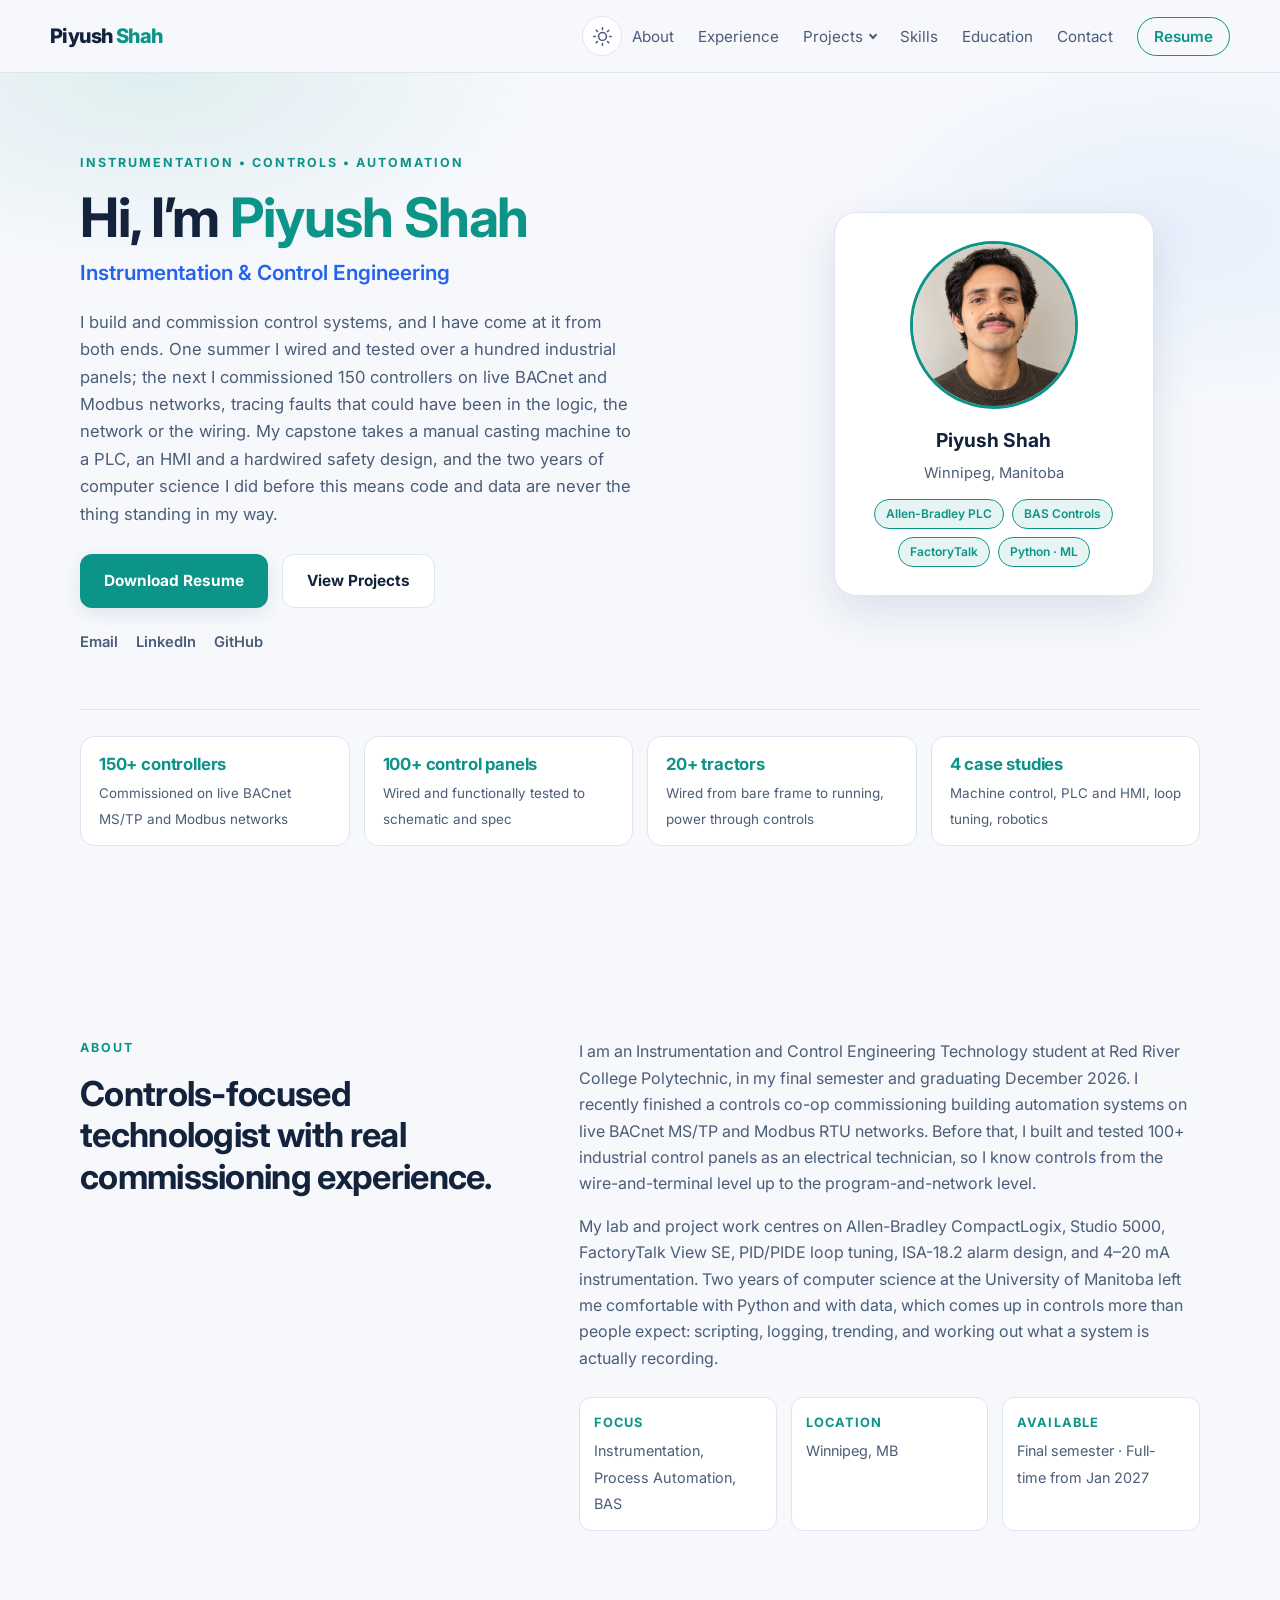
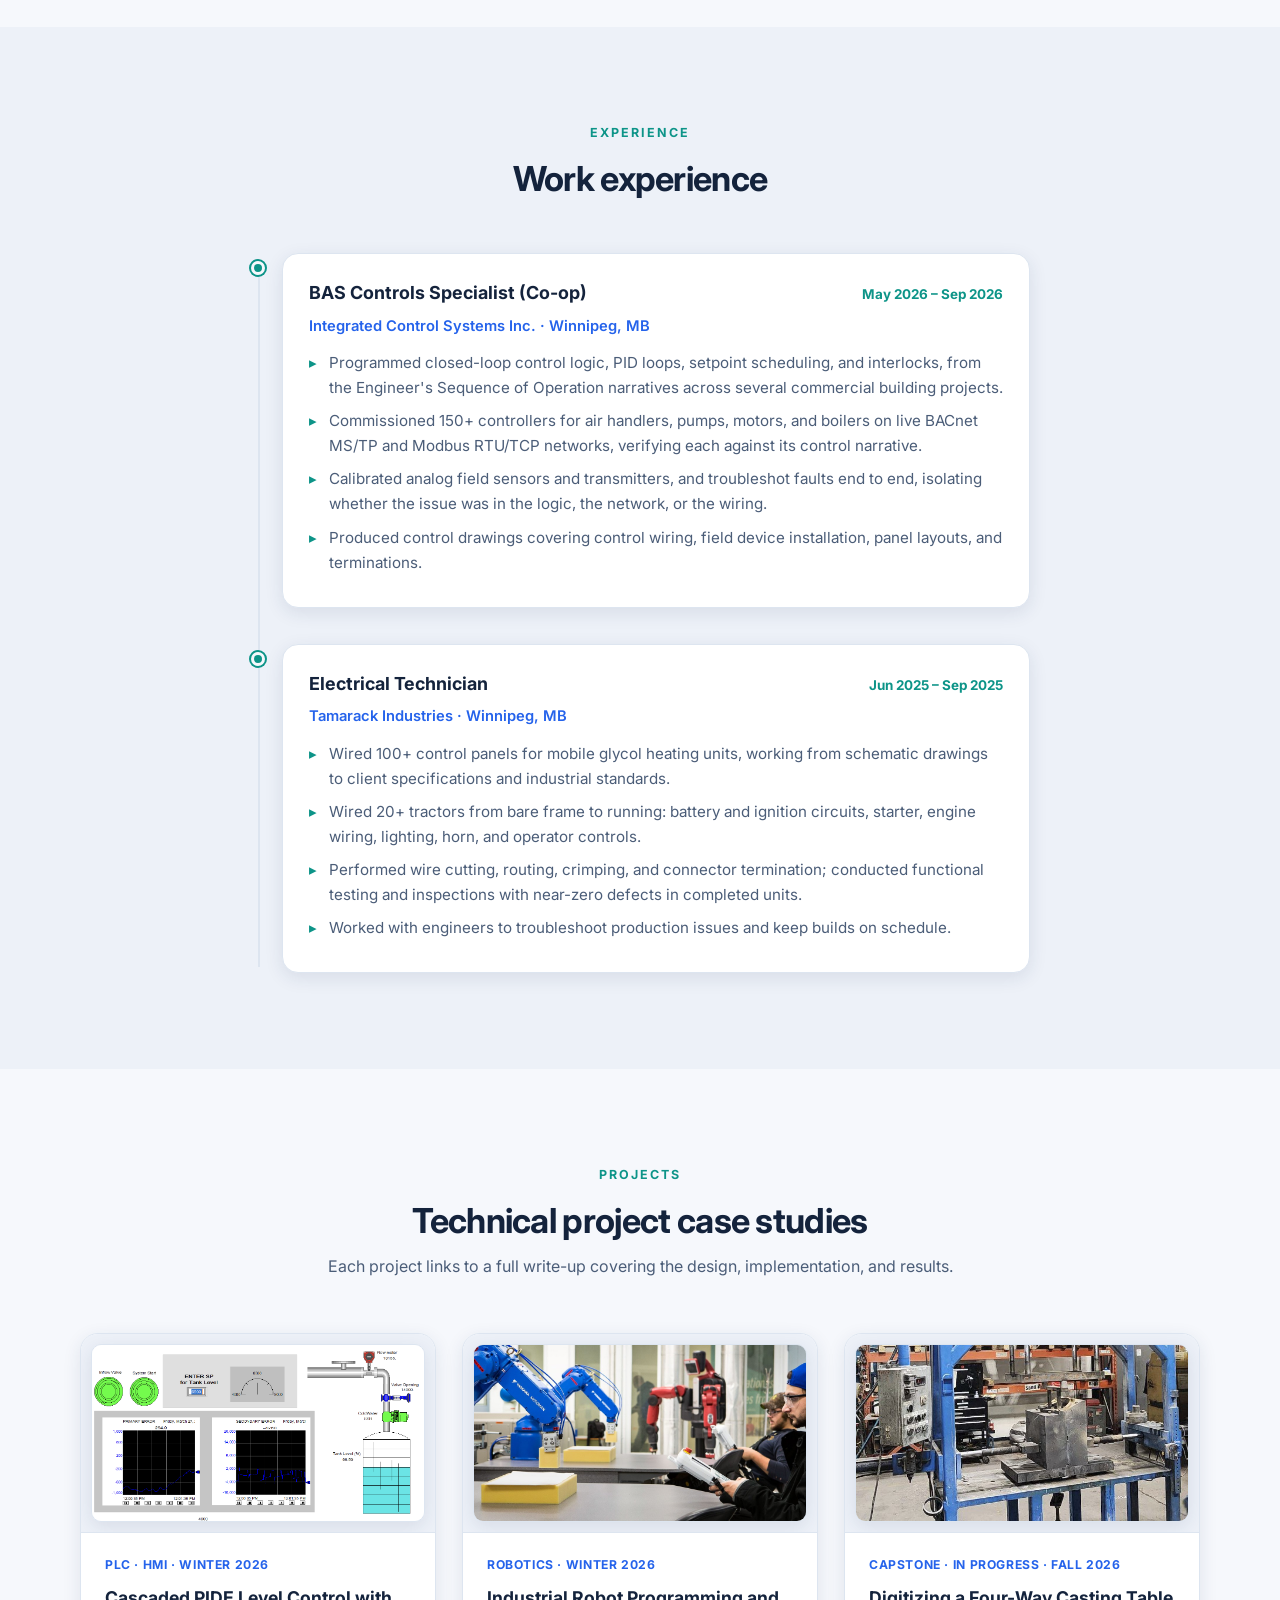
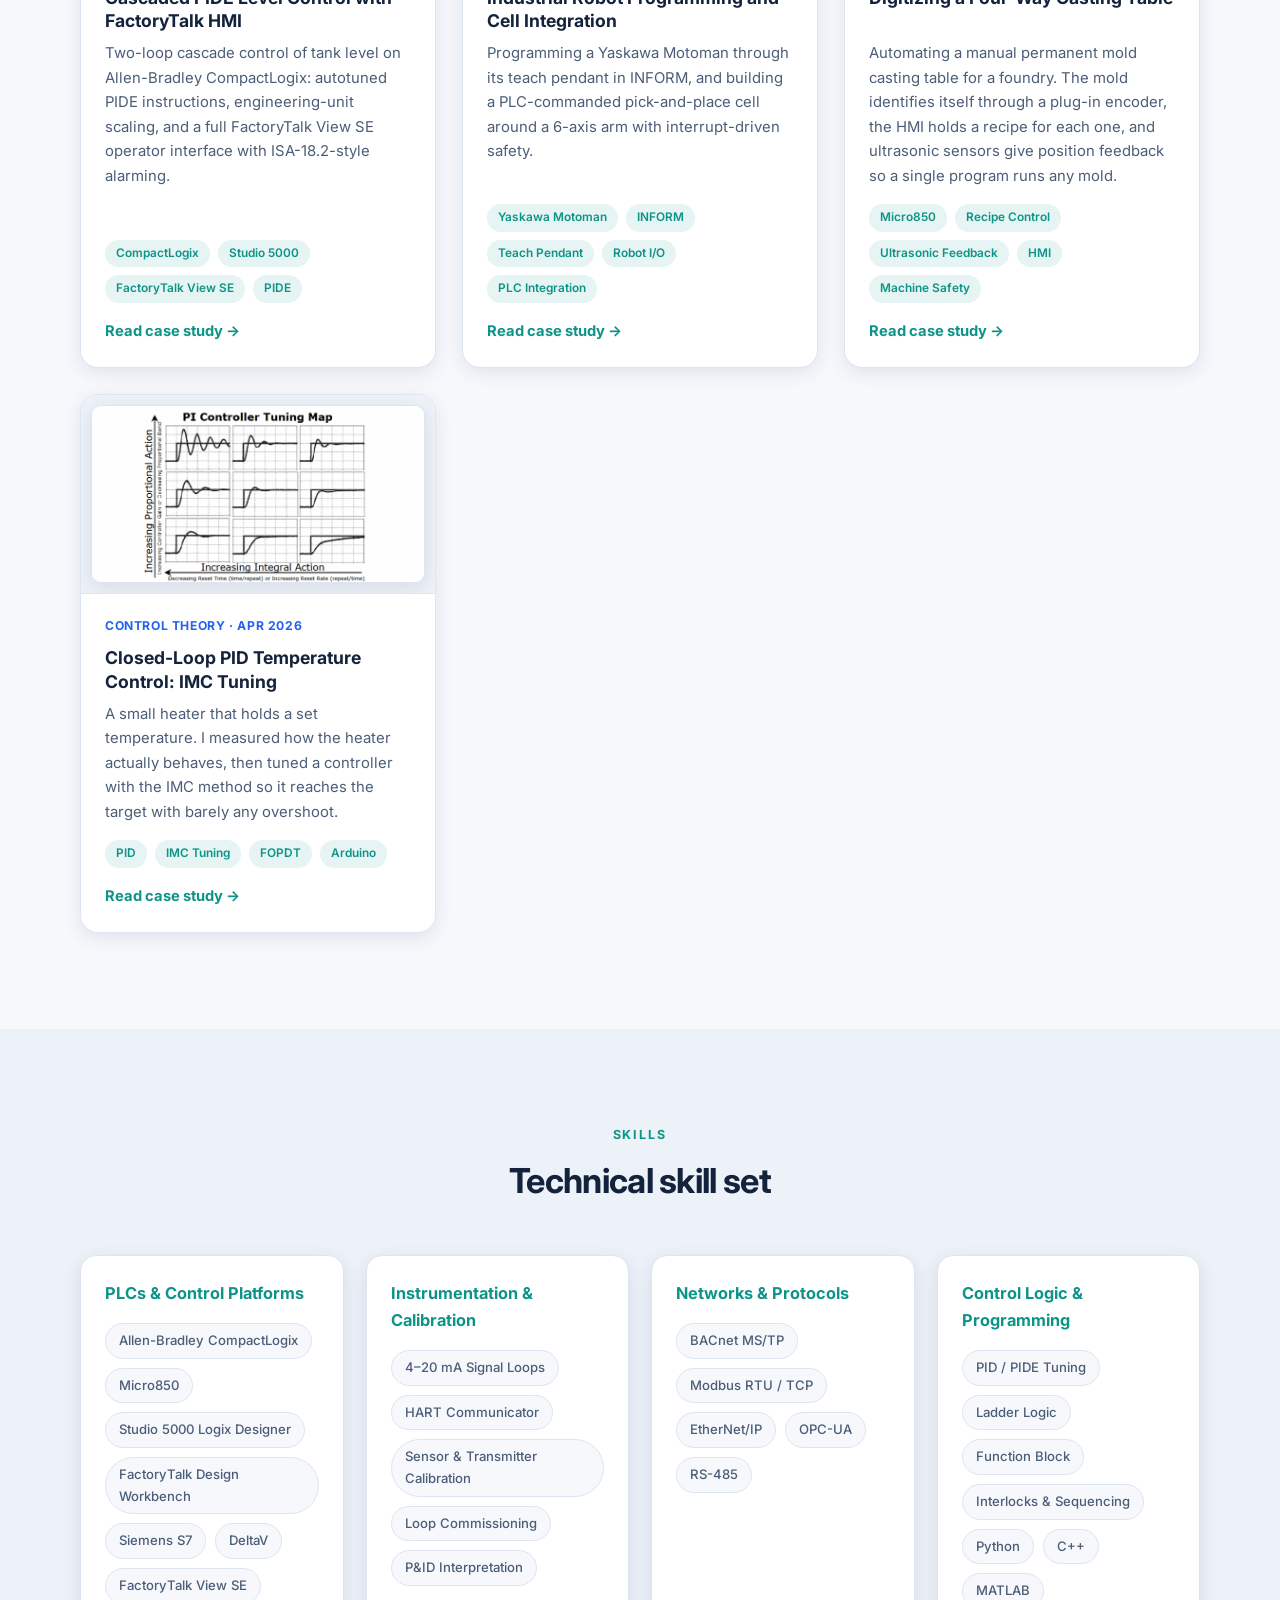
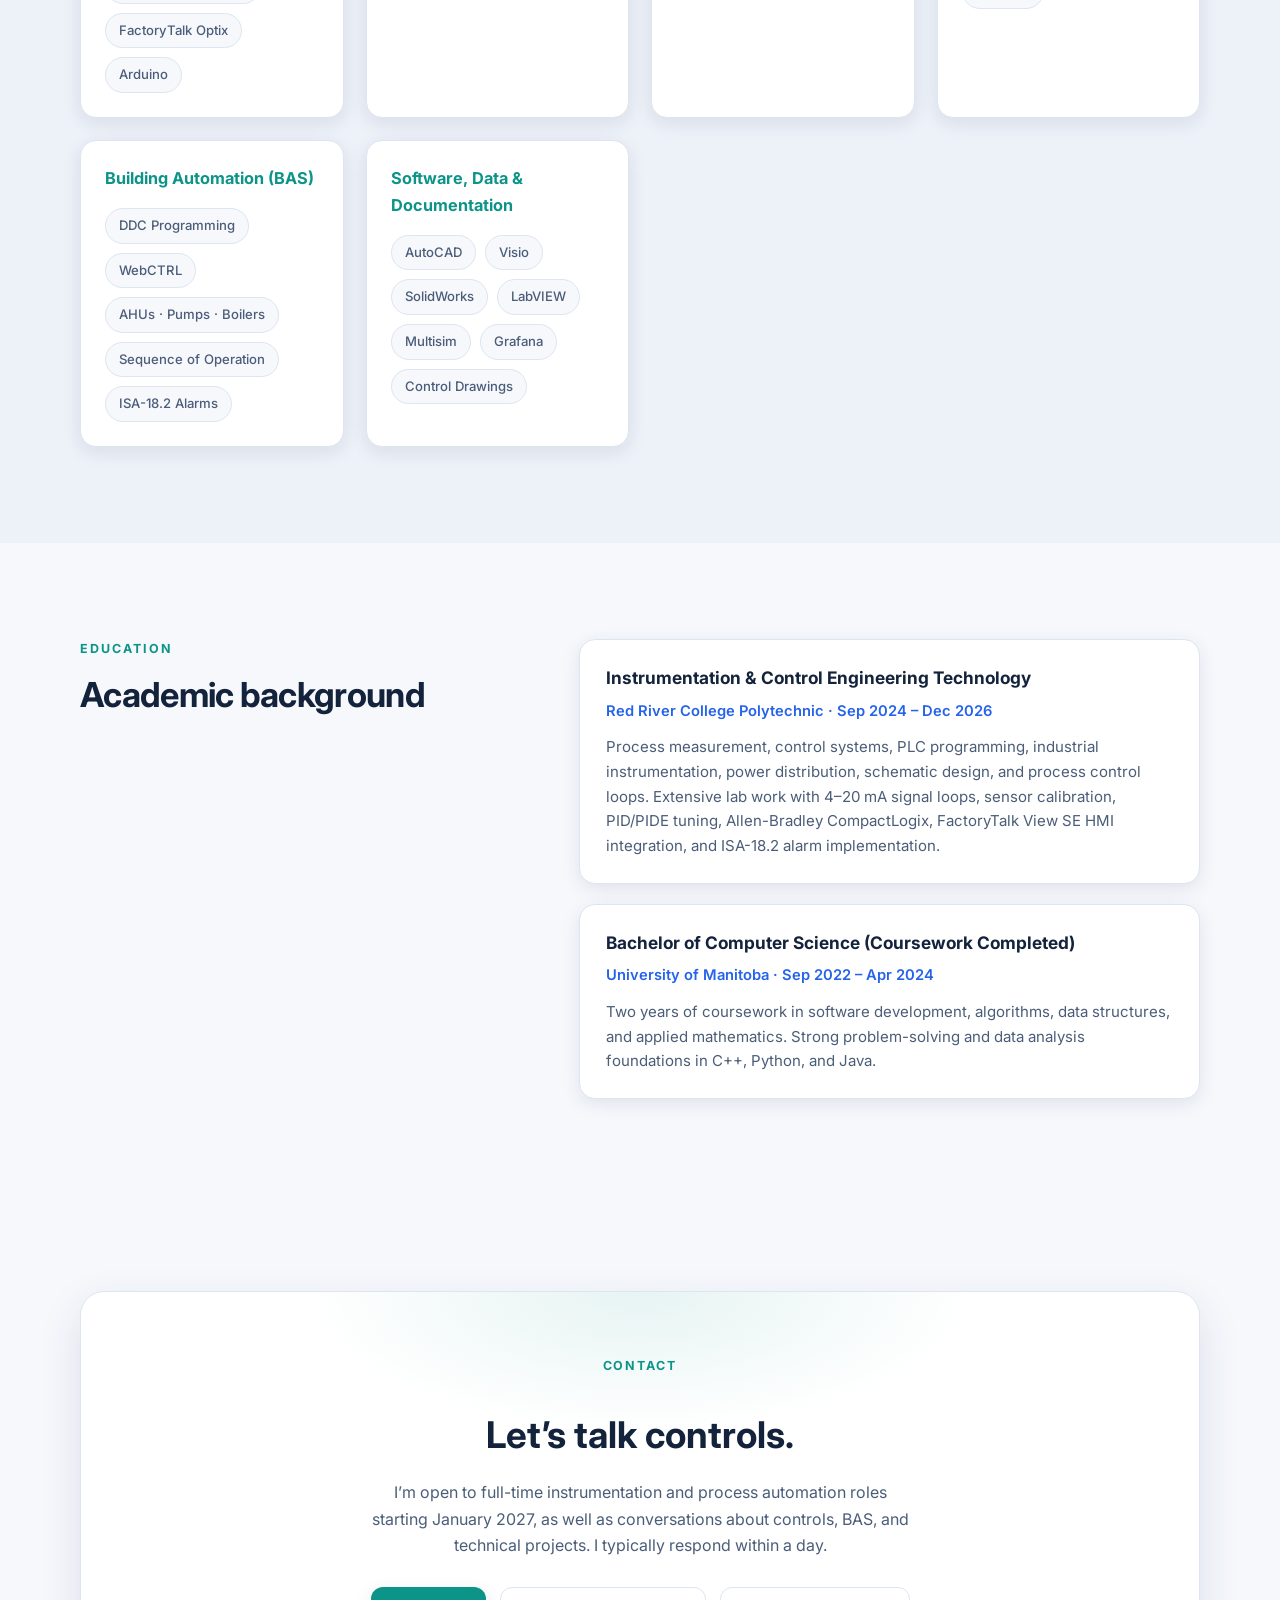
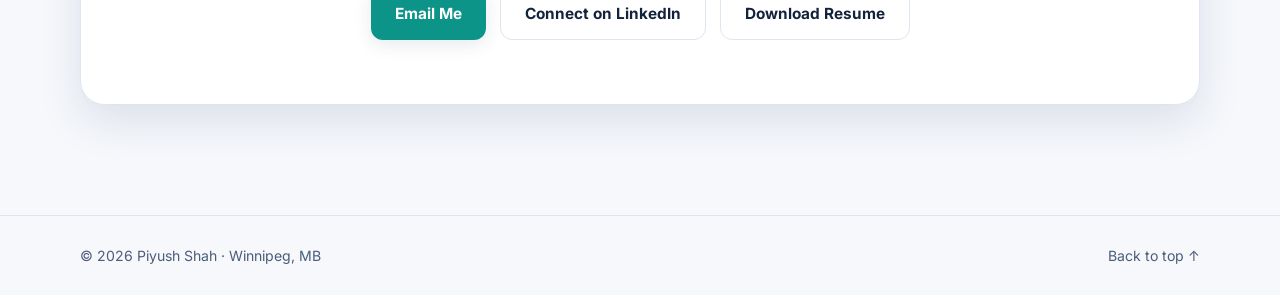
<file: index.html>
<!DOCTYPE html>
<html lang="en">
<head>
  <meta charset="UTF-8" />
  <meta name="viewport" content="width=device-width, initial-scale=1.0" />
  <meta name="description" content="Portfolio of Piyush Shah, Instrumentation & Control Engineering Technologist in Winnipeg, graduating Dec 2026. Machine control, Allen-Bradley PLC programming, FactoryTalk HMI, PID loop tuning, robot programming, instrumentation calibration, and BACnet and Modbus commissioning." />
  <title>Piyush Shah | Instrumentation & Controls Portfolio</title>
  <link rel="icon" type="image/svg+xml" href="assets/images/favicon.svg" />
  <link rel="canonical" href="https://piyushshah.ca/" />
  <meta property="og:title" content="Piyush Shah | Instrumentation & Controls Portfolio" />
  <meta property="og:description" content="Machine control, Allen-Bradley PLC programming, FactoryTalk HMI, PID loop tuning, robot programming, and BACnet and Modbus commissioning. Case studies from a casting machine capstone, cascade level control, robot cell integration, and loop tuning. Graduating Dec 2026." />
  <meta property="og:image" content="https://piyushshah.ca/assets/images/projects/capstone-table-banner.jpg" />
  <meta name="twitter:card" content="summary_large_image" />
  <meta property="og:url" content="https://piyushshah.ca/" />
  <meta property="og:type" content="website" />
  <script type="application/ld+json">
  {
    "@context": "https://schema.org",
    "@type": "Person",
    "name": "Piyush Shah",
    "url": "https://piyushshah.ca/",
    "image": "https://piyushshah.ca/assets/images/profile.png",
    "jobTitle": "Instrumentation & Control Engineering Technologist",
    "email": "mailto:piyushshah.icet@gmail.com",
    "address": {
      "@type": "PostalAddress",
      "addressLocality": "Winnipeg",
      "addressRegion": "MB",
      "addressCountry": "CA"
    },
    "alumniOf": [
      {
        "@type": "CollegeOrUniversity",
        "name": "Red River College Polytechnic"
      },
      {
        "@type": "CollegeOrUniversity",
        "name": "University of Manitoba"
      }
    ],
    "knowsAbout": ["Industrial Instrumentation", "Process Automation", "Machine Control", "PLC Programming", "Ladder Logic", "Building Automation Systems", "DDC Programming", "Allen-Bradley CompactLogix", "Allen-Bradley Micro850", "Studio 5000", "Siemens S7", "FactoryTalk View SE", "FactoryTalk Optix", "PID Tuning", "Control Narratives", "Machine Safety", "Industrial Robot Programming", "Yaskawa Motoman", "Sensor Calibration", "HART", "BACnet", "Modbus", "EtherNet/IP", "Python"],
    "sameAs": [
      "https://www.linkedin.com/in/piyush-shah-703963224",
      "https://github.com/piyushshah-icet"
    ]
  }
  </script>
  <script>
    (function () {
      try {
        if (localStorage.getItem('theme') !== 'dark') {
          document.documentElement.setAttribute('data-theme', 'light');
        }
      } catch (e) {}
    })();
  </script>
  <link rel="preconnect" href="https://fonts.googleapis.com" />
  <link rel="preconnect" href="https://fonts.gstatic.com" crossorigin />
  <link href="https://fonts.googleapis.com/css2?family=Inter:wght@400;500;600;700;800&display=swap" rel="stylesheet" />
  <link rel="stylesheet" href="assets/css/style.css" />
</head>
<body>
  <header class="site-header" id="top">
    <nav class="navbar">
      <a href="#top" class="brand">Piyush<span> Shah</span></a>
      <div class="nav-right">
        <button class="theme-toggle" aria-label="Toggle light and dark theme" aria-pressed="true">
          <svg class="icon-moon" viewBox="0 0 24 24" fill="none" stroke="currentColor" stroke-width="2" stroke-linecap="round" stroke-linejoin="round"><path d="M21 12.79A9 9 0 1 1 11.21 3 7 7 0 0 0 21 12.79z"/></svg>
          <svg class="icon-sun" viewBox="0 0 24 24" fill="none" stroke="currentColor" stroke-width="2" stroke-linecap="round" stroke-linejoin="round"><circle cx="12" cy="12" r="5"/><path d="M12 1v2M12 21v2M4.22 4.22l1.42 1.42M18.36 18.36l1.42 1.42M1 12h2M21 12h2M4.22 19.78l1.42-1.42M18.36 5.64l1.42-1.42"/></svg>
        </button>
        <button class="menu-toggle" id="menuToggle" aria-label="Toggle navigation menu">
          <span></span><span></span><span></span>
        </button>
        <ul class="nav-links" id="navLinks">
          <li><a href="#about">About</a></li>
          <li><a href="#experience">Experience</a></li>
          <li class="nav-dropdown">
            <button class="nav-dropbtn" aria-haspopup="true" aria-expanded="false">Projects <span class="caret" aria-hidden="true"></span></button>
            <ul class="dropdown-menu">
              <li><a href="projects/cascaded-pide-level-control.html">Cascaded PIDE Level Control</a></li>
              <li><a href="projects/industrial-robotics.html">Industrial Robot Programming</a></li>
              <li><a href="projects/four-way-table-automation.html">Four-Way Casting Table (Capstone)</a></li>
              <li><a href="projects/pid-temperature-imc.html">Closed-Loop PID Temperature Control</a></li>
              <li class="dropdown-divider" aria-hidden="true"></li>
              <li><a class="dd-all" href="#projects">All projects</a></li>
            </ul>
          </li>
          <li><a href="#skills">Skills</a></li>
          <li><a href="#education">Education</a></li>
          <li><a href="#contact">Contact</a></li>
          <li><a class="nav-resume" href="resume/Piyush_Shah_Resume.pdf" download>Resume</a></li>
        </ul>
      </div>
    </nav>
  </header>

  <main>
    <section class="hero section-pad">
      <div class="hero-bg"></div>
      <div class="container">
        <div class="hero-grid">
          <div class="hero-copy reveal">
            <p class="eyebrow">Instrumentation • Controls • Automation</p>
            <h1>Hi, I’m <span>Piyush Shah</span></h1>
            <h2><span id="typedText">Instrumentation & Control Engineering Technologist</span></h2>
            <p class="hero-text">
              I build and commission control systems, and I have come at it from both ends. One summer I wired
              and tested over a hundred industrial panels; the next I commissioned 150 controllers on live
              BACnet and Modbus networks, tracing faults that could have been in the logic, the network or the
              wiring. My capstone takes a manual casting machine to a PLC, an HMI and a hardwired safety
              design, and the two years of computer science I did before this means code and data are never
              the thing standing in my way.
            </p>
            <div class="hero-actions">
              <a class="btn primary" href="resume/Piyush_Shah_Resume.pdf" download>Download Resume</a>
              <a class="btn secondary" href="#projects">View Projects</a>
            </div>
            <div class="social-row" aria-label="Professional links">
              <a href="mailto:piyushshah.icet@gmail.com">Email</a>
              <a href="https://www.linkedin.com/in/piyush-shah-703963224" target="_blank" rel="noreferrer">LinkedIn</a>
              <a href="https://github.com/piyushshah-icet" target="_blank" rel="noreferrer">GitHub</a>
            </div>
          </div>
          <div class="hero-card reveal">
            <div class="profile-card">
              <img src="assets/images/profile.png" alt="Piyush Shah" class="profile-photo">
              <h3>Piyush Shah</h3>
              <p>Winnipeg, Manitoba</p>
              <div class="mini-tags">
                <span>Allen-Bradley PLC</span>
                <span>BAS Controls</span>
                <span>FactoryTalk</span>
                <span>Python · ML</span>
              </div>
            </div>
          </div>
        </div>
        <div class="hero-stats reveal">
          <div><strong>150+ controllers</strong><span>Commissioned on live BACnet MS/TP and Modbus networks</span></div>
          <div><strong>100+ control panels</strong><span>Wired and functionally tested to schematic and spec</span></div>
          <div><strong>20+ tractors</strong><span>Wired from bare frame to running, power through controls</span></div>
          <div><strong>4 case studies</strong><span>Machine control, PLC and HMI, loop tuning, robotics</span></div>
        </div>
      </div>
    </section>

    <section id="about" class="section-pad">
      <div class="container two-col">
        <div class="section-heading reveal">
          <p class="eyebrow">About</p>
          <h2>Controls-focused technologist with real commissioning experience.</h2>
        </div>
        <div class="content reveal">
          <p>
            I am an Instrumentation and Control Engineering Technology student at Red River College Polytechnic,
            in my final semester and graduating December 2026. I recently finished a controls co-op
            commissioning building automation systems on live BACnet MS/TP and Modbus RTU networks. Before that,
            I built and tested 100+ industrial control panels as an electrical technician, so I know controls
            from the wire-and-terminal level up to the program-and-network level.
          </p>
          <p>
            My lab and project work centres on Allen-Bradley CompactLogix, Studio 5000, FactoryTalk View SE,
            PID/PIDE loop tuning, ISA-18.2 alarm design, and 4–20 mA instrumentation. Two years of computer
            science at the University of Manitoba left me comfortable with Python and with data, which comes
            up in controls more than people expect: scripting, logging, trending, and working out what a
            system is actually recording.
          </p>
          <div class="quick-facts">
            <div><strong>Focus</strong><span>Instrumentation, Process Automation, BAS</span></div>
            <div><strong>Location</strong><span>Winnipeg, MB</span></div>
            <div><strong>Available</strong><span>Final semester · Full-time from Jan 2027</span></div>
          </div>
        </div>
      </div>
    </section>

    <section id="experience" class="section-pad alt-bg">
      <div class="container">
        <div class="section-heading centered reveal">
          <p class="eyebrow">Experience</p>
          <h2>Work experience</h2>
        </div>
        <div class="timeline">

          <article class="timeline-item reveal">
            <div class="timeline-dot"></div>
            <div class="timeline-content">
              <div class="item-header">
                <h3>BAS Controls Specialist (Co-op)</h3>
                <span>May 2026 – Sep 2026</span>
              </div>
              <p class="company">Integrated Control Systems Inc. · Winnipeg, MB</p>
              <ul>
                <li>Programmed closed-loop control logic, PID loops, setpoint scheduling, and interlocks, from
                  the Engineer's Sequence of Operation narratives across several commercial building projects.</li>
                <li>Commissioned 150+ controllers for air handlers, pumps, motors, and boilers on live BACnet
                  MS/TP and Modbus RTU/TCP networks, verifying each against its control narrative.</li>
                <li>Calibrated analog field sensors and transmitters, and troubleshot faults end to end,
                  isolating whether the issue was in the logic, the network, or the wiring.</li>
                <li>Produced control drawings covering control wiring, field device installation, panel layouts,
                  and terminations.</li>
              </ul>
            </div>
          </article>

          <article class="timeline-item reveal">
            <div class="timeline-dot"></div>
            <div class="timeline-content">
              <div class="item-header">
                <h3>Electrical Technician</h3>
                <span>Jun 2025 – Sep 2025</span>
              </div>
              <p class="company">Tamarack Industries · Winnipeg, MB</p>
              <ul>
                <li>Wired 100+ control panels for mobile glycol heating units, working from schematic drawings
                  to client specifications and industrial standards.</li>
                <li>Wired 20+ tractors from bare frame to running: battery and ignition circuits, starter,
                  engine wiring, lighting, horn, and operator controls.</li>
                <li>Performed wire cutting, routing, crimping, and connector termination; conducted functional
                  testing and inspections with near-zero defects in completed units.</li>
                <li>Worked with engineers to troubleshoot production issues and keep builds on schedule.</li>
              </ul>
            </div>
          </article>

        </div>
      </div>
    </section>

    <section id="projects" class="section-pad">
      <div class="container">
        <div class="section-heading centered reveal">
          <p class="eyebrow">Projects</p>
          <h2>Technical project case studies</h2>
          <p>
            Each project links to a full write-up covering the design, implementation, and results.
          </p>
        </div>
        <div class="project-grid">

          <a class="project-card reveal" href="projects/cascaded-pide-level-control.html">
            <div class="project-banner">
              <img src="assets/images/projects/cascaded-hmi.png" alt="FactoryTalk operator screen for the cascaded tank level control system" loading="lazy">
            </div>
            <div class="project-body">
              <p class="project-meta">PLC · HMI · Winter 2026</p>
              <h3>Cascaded PIDE Level Control with FactoryTalk HMI</h3>
              <p>
                Two-loop cascade control of tank level on Allen-Bradley CompactLogix: autotuned PIDE
                instructions, engineering-unit scaling, and a full FactoryTalk View SE operator interface
                with ISA-18.2-style alarming.
              </p>
              <ul class="project-tags">
                <li>CompactLogix</li><li>Studio 5000</li><li>FactoryTalk View SE</li><li>PIDE</li>
              </ul>
              <span class="project-link">Read case study</span>
            </div>
          </a>

          <a class="project-card reveal" href="projects/industrial-robotics.html">
            <div class="project-banner">
              <img src="assets/images/projects/robotics-lab.jpg" alt="Robotics lab with Yaskawa Motoman six-axis arms and a teach pendant" loading="lazy">
            </div>
            <div class="project-body">
              <p class="project-meta">Robotics · Winter 2026</p>
              <h3>Industrial Robot Programming and Cell Integration</h3>
              <p>
                Programming a Yaskawa Motoman through its teach pendant in INFORM, and building a
                PLC-commanded pick-and-place cell around a 6-axis arm with interrupt-driven safety.
              </p>
              <ul class="project-tags">
                <li>Yaskawa Motoman</li><li>INFORM</li><li>Teach Pendant</li><li>Robot I/O</li><li>PLC Integration</li>
              </ul>
              <span class="project-link">Read case study</span>
            </div>
          </a>

          <a class="project-card reveal" href="projects/four-way-table-automation.html">
            <div class="project-banner">
              <img src="assets/images/projects/capstone-table-banner.jpg" alt="The four-way casting table, a blue steel frame holding a steel permanent mold with hydraulic actuator rods entering from either side" loading="lazy">
            </div>
            <div class="project-body">
              <p class="project-meta">Capstone · In progress · Fall 2026</p>
              <h3>Digitizing a Four-Way Casting Table</h3>
              <p>
                Automating a manual permanent mold casting table for a foundry. The mold identifies itself
                through a plug-in encoder, the HMI holds a recipe for each one, and ultrasonic sensors give
                position feedback so a single program runs any mold.
              </p>
              <ul class="project-tags">
                <li>Micro850</li><li>Recipe Control</li><li>Ultrasonic Feedback</li><li>HMI</li><li>Machine Safety</li>
              </ul>
              <span class="project-link">Read case study</span>
            </div>
          </a>

          <a class="project-card reveal" href="projects/pid-temperature-imc.html">
            <div class="project-banner">
              <img src="assets/images/projects/pid-tuning-map.png" alt="PI controller tuning map showing how proportional and integral action change the step response" loading="lazy">
            </div>
            <div class="project-body">
              <p class="project-meta">Control Theory · Apr 2026</p>
              <h3>Closed-Loop PID Temperature Control: IMC Tuning</h3>
              <p>
                A small heater that holds a set temperature. I measured how the heater actually behaves,
                then tuned a controller with the IMC method so it reaches the target with barely any
                overshoot.
              </p>
              <ul class="project-tags">
                <li>PID</li><li>IMC Tuning</li><li>FOPDT</li><li>Arduino</li>
              </ul>
              <span class="project-link">Read case study</span>
            </div>
          </a>

        </div>
      </div>
    </section>

    <section id="skills" class="section-pad alt-bg">
      <div class="container">
        <div class="section-heading centered reveal">
          <p class="eyebrow">Skills</p>
          <h2>Technical skill set</h2>
        </div>
        <div class="skills-grid">
          <div class="skill-group reveal">
            <h3>PLCs &amp; Control Platforms</h3>
            <div class="skill-list">
              <span>Allen-Bradley CompactLogix</span><span>Micro850</span><span>Studio 5000 Logix Designer</span><span>FactoryTalk Design Workbench</span><span>Siemens S7</span><span>DeltaV</span><span>FactoryTalk View SE</span><span>FactoryTalk Optix</span><span>Arduino</span>
            </div>
          </div>
          <div class="skill-group reveal">
            <h3>Instrumentation &amp; Calibration</h3>
            <div class="skill-list">
              <span>4–20 mA Signal Loops</span><span>HART Communicator</span><span>Sensor &amp; Transmitter Calibration</span><span>Loop Commissioning</span><span>P&amp;ID Interpretation</span>
            </div>
          </div>
          <div class="skill-group reveal">
            <h3>Networks &amp; Protocols</h3>
            <div class="skill-list">
              <span>BACnet MS/TP</span><span>Modbus RTU / TCP</span><span>EtherNet/IP</span><span>OPC-UA</span><span>RS-485</span>
            </div>
          </div>
          <div class="skill-group reveal">
            <h3>Control Logic &amp; Programming</h3>
            <div class="skill-list">
              <span>PID / PIDE Tuning</span><span>Ladder Logic</span><span>Function Block</span><span>Interlocks &amp; Sequencing</span><span>Python</span><span>C++</span><span>MATLAB</span>
            </div>
          </div>
          <div class="skill-group reveal">
            <h3>Building Automation (BAS)</h3>
            <div class="skill-list">
              <span>DDC Programming</span><span>WebCTRL</span><span>AHUs · Pumps · Boilers</span><span>Sequence of Operation</span><span>ISA-18.2 Alarms</span>
            </div>
          </div>
          <div class="skill-group reveal">
            <h3>Software, Data &amp; Documentation</h3>
            <div class="skill-list">
              <span>AutoCAD</span><span>Visio</span><span>SolidWorks</span><span>LabVIEW</span><span>Multisim</span><span>Grafana</span><span>Control Drawings</span>
            </div>
          </div>
        </div>
      </div>
    </section>

    <section id="education" class="section-pad">
      <div class="container two-col">
        <div class="section-heading reveal">
          <p class="eyebrow">Education</p>
          <h2>Academic background</h2>
        </div>
        <div class="education-list reveal">
          <article class="education-card">
            <h3>Instrumentation &amp; Control Engineering Technology</h3>
            <p class="company">Red River College Polytechnic · Sep 2024 – Dec 2026</p>
            <p>Process measurement, control systems, PLC programming, industrial instrumentation, power
               distribution, schematic design, and process control loops. Extensive lab work with 4–20 mA
               signal loops, sensor calibration, PID/PIDE tuning, Allen-Bradley CompactLogix, FactoryTalk
               View SE HMI integration, and ISA-18.2 alarm implementation.</p>
          </article>
          <article class="education-card">
            <h3>Bachelor of Computer Science (Coursework Completed)</h3>
            <p class="company">University of Manitoba · Sep 2022 – Apr 2024</p>
            <p>Two years of coursework in software development, algorithms, data structures, and applied
               mathematics. Strong problem-solving and data analysis foundations in C++, Python, and Java.</p>
          </article>
        </div>
      </div>
    </section>

    <section id="contact" class="section-pad contact-section">
      <div class="container contact-card reveal">
        <p class="eyebrow">Contact</p>
        <h2>Let’s talk controls.</h2>
        <p>
          I’m open to full-time instrumentation and process automation roles starting January 2027, as well as
          conversations about controls, BAS, and technical projects. I typically respond within a day.
        </p>
        <div class="contact-actions">
          <a class="btn primary" href="mailto:piyushshah.icet@gmail.com">Email Me</a>
          <a class="btn secondary" href="https://www.linkedin.com/in/piyush-shah-703963224" target="_blank" rel="noreferrer">Connect on LinkedIn</a>
          <a class="btn secondary" href="resume/Piyush_Shah_Resume.pdf" download>Download Resume</a>
        </div>
      </div>
    </section>
  </main>

  <footer class="footer">
    <div class="container footer-inner">
      <p>© <span id="year"></span> Piyush Shah · Winnipeg, MB</p>
      <a href="#top">Back to top ↑</a>
    </div>
  </footer>

  <script src="assets/js/main.js"></script>
  <!-- Cloudflare Web Analytics -->
  <script type="module" src="https://static.cloudflareinsights.com/beacon.min.js" data-cf-beacon='{"token": "5f0529d9e90541c28ad99ce9ac14d9a7"}'></script>
  <!-- End Cloudflare Web Analytics -->
</body>
</html>
</file>
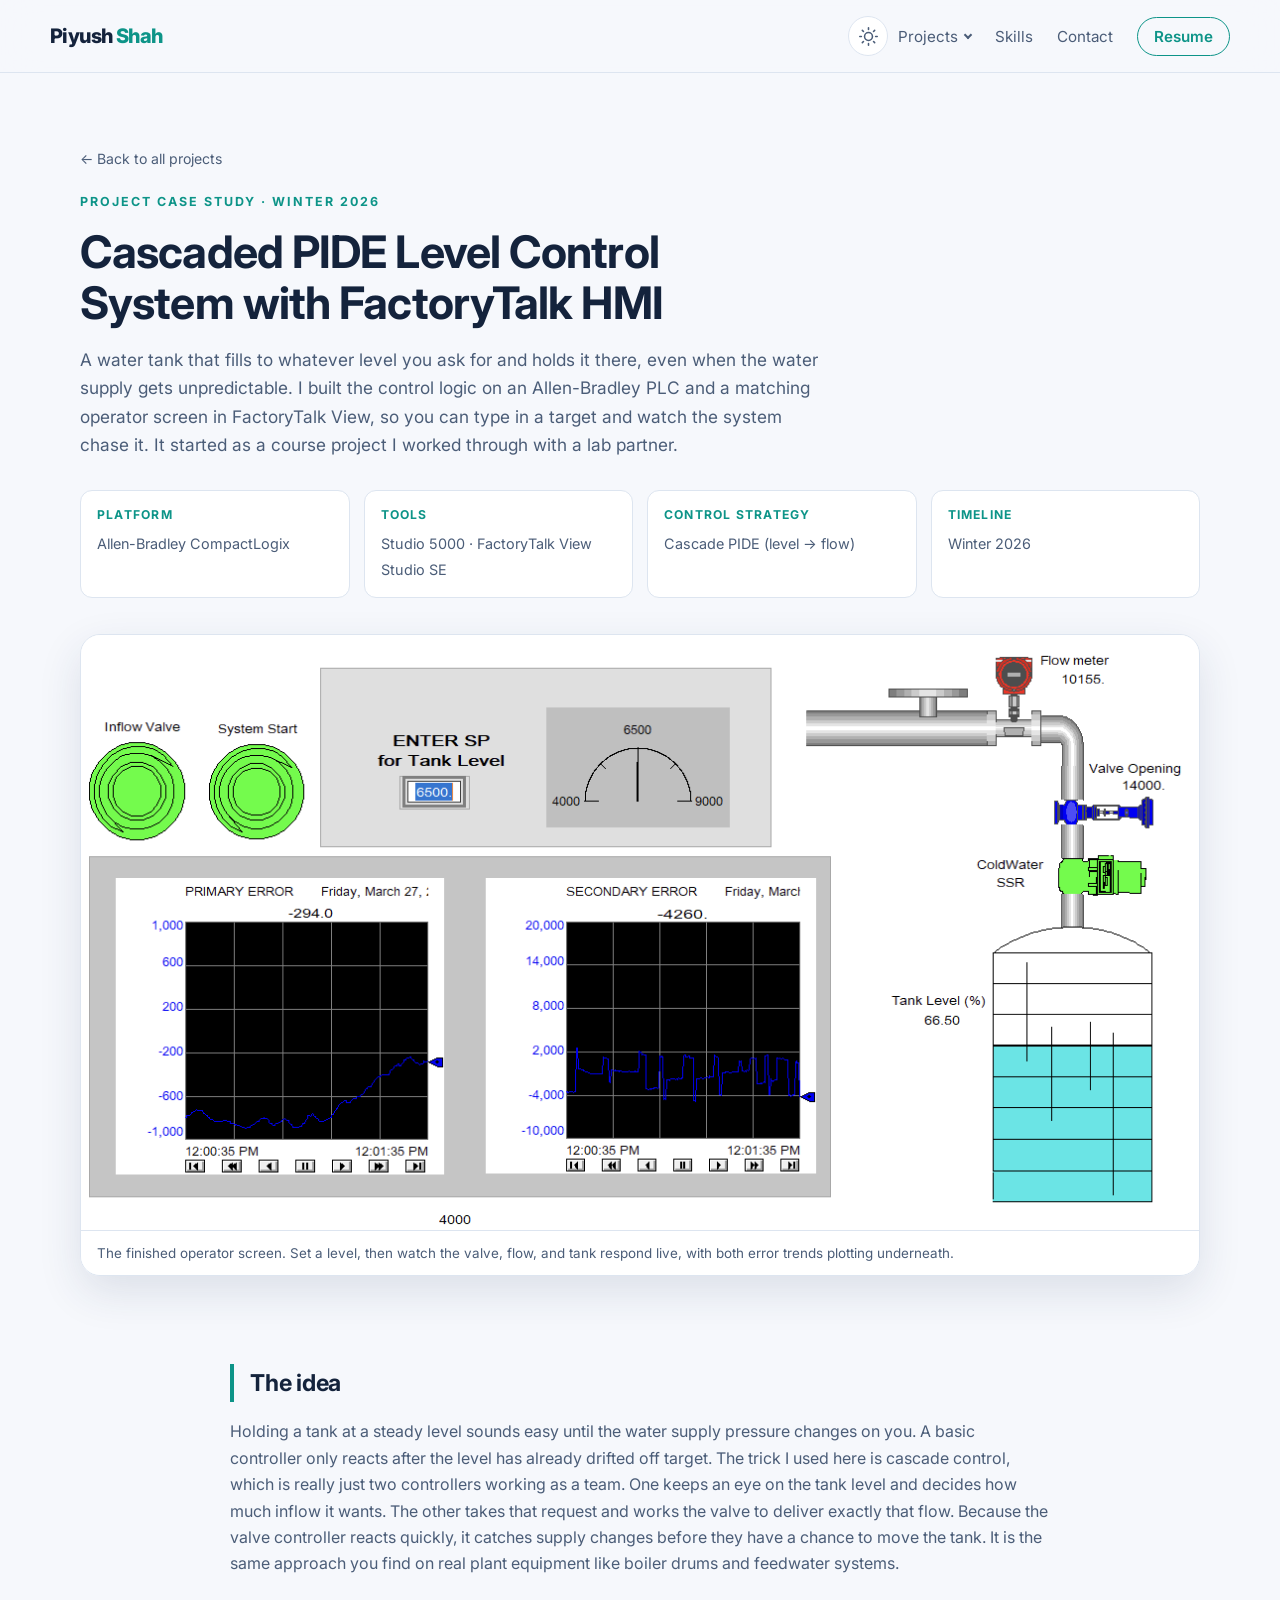
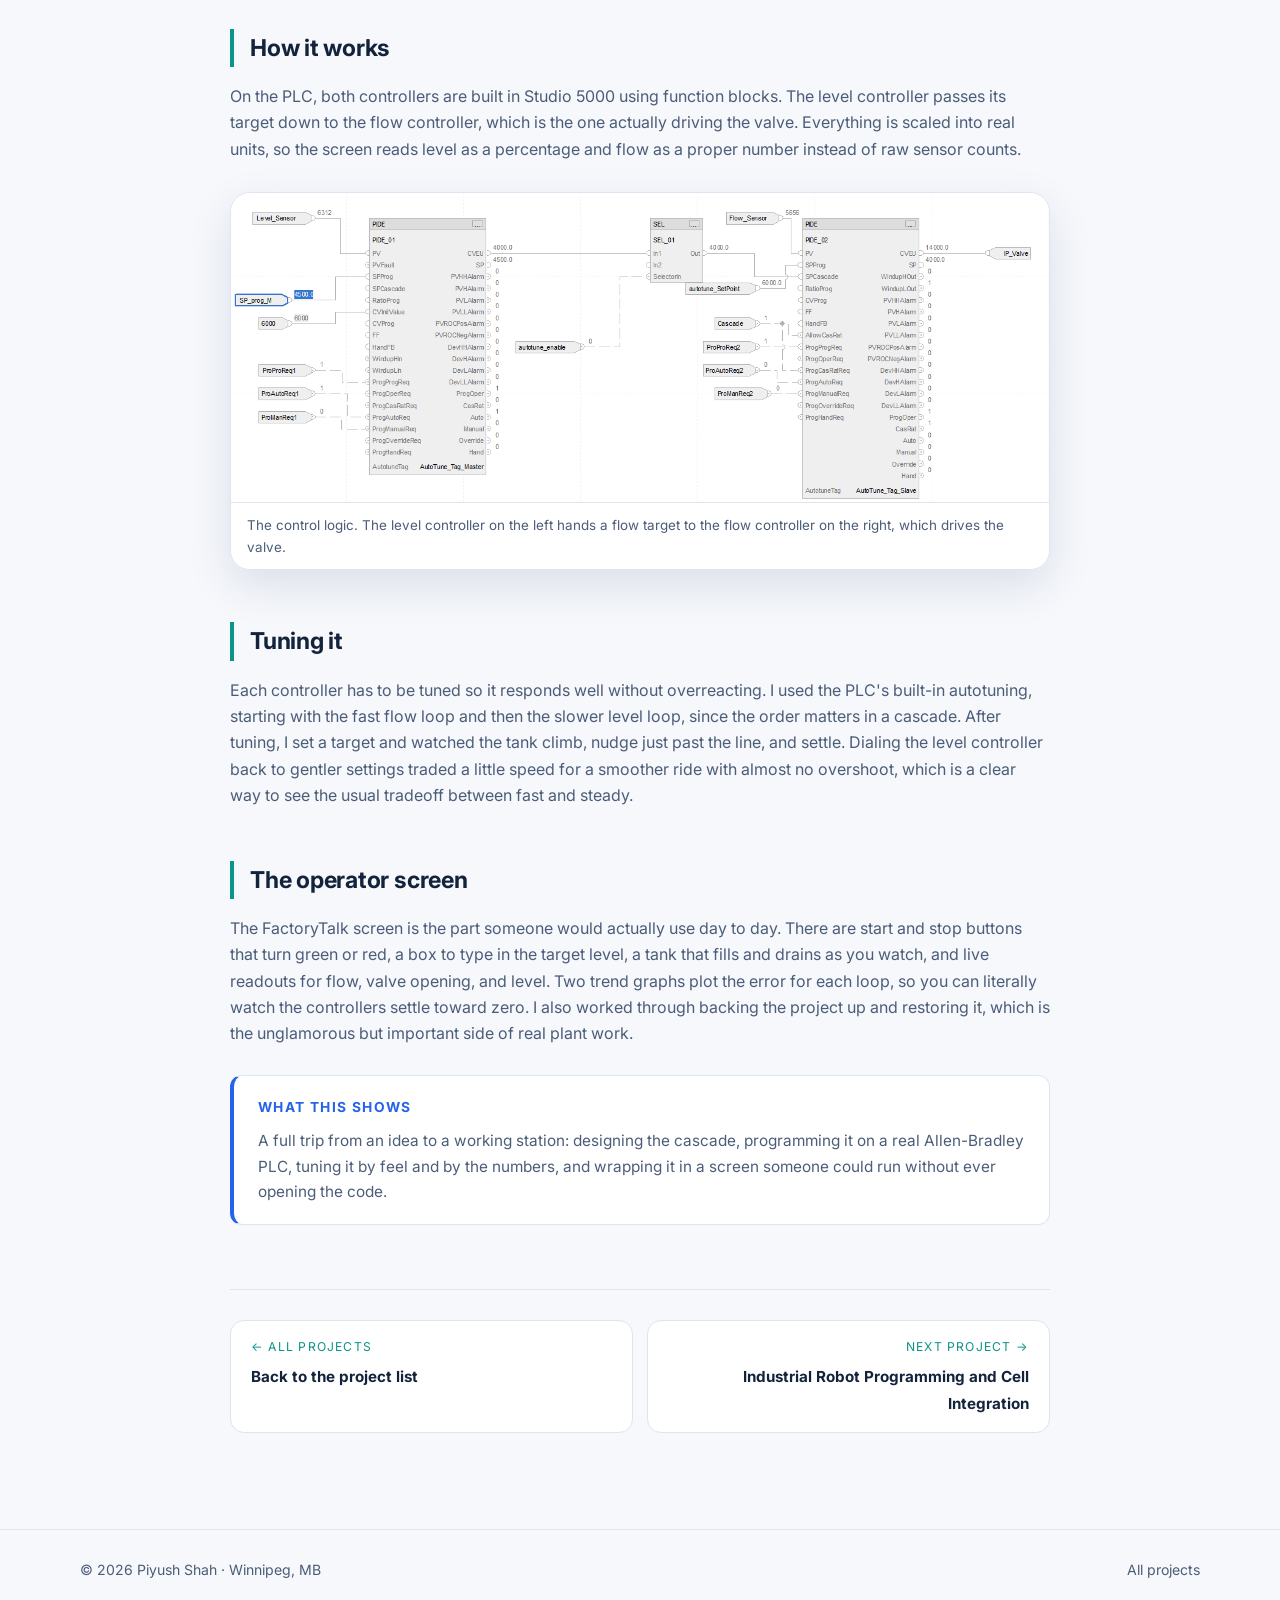
<file: projects/cascaded-pide-level-control.html>
<!DOCTYPE html>
<html lang="en">
<head>
  <meta charset="UTF-8" />
  <meta name="viewport" content="width=device-width, initial-scale=1.0" />
  <meta name="description" content="Case study: cascaded PIDE level control on Allen-Bradley CompactLogix with a FactoryTalk View SE operator HMI, by Piyush Shah." />
  <title>Cascaded PIDE Level Control | Piyush Shah</title>
  <link rel="icon" type="image/svg+xml" href="../assets/images/favicon.svg" />
  <link rel="canonical" href="https://piyushshah.ca/projects/cascaded-pide-level-control.html" />
  <script>
    (function () {
      try {
        if (localStorage.getItem('theme') !== 'dark') {
          document.documentElement.setAttribute('data-theme', 'light');
        }
      } catch (e) {}
    })();
  </script>
  <link rel="preconnect" href="https://fonts.googleapis.com" />
  <link rel="preconnect" href="https://fonts.gstatic.com" crossorigin />
  <link href="https://fonts.googleapis.com/css2?family=Inter:wght@400;500;600;700;800&display=swap" rel="stylesheet" />
  <link rel="stylesheet" href="../assets/css/style.css" />
</head>
<body>
  <header class="site-header" id="top">
    <nav class="navbar">
      <a href="../index.html" class="brand">Piyush<span> Shah</span></a>
      <div class="nav-right">
        <button class="theme-toggle" aria-label="Toggle light and dark theme" aria-pressed="true">
          <svg class="icon-moon" viewBox="0 0 24 24" fill="none" stroke="currentColor" stroke-width="2" stroke-linecap="round" stroke-linejoin="round"><path d="M21 12.79A9 9 0 1 1 11.21 3 7 7 0 0 0 21 12.79z"/></svg>
          <svg class="icon-sun" viewBox="0 0 24 24" fill="none" stroke="currentColor" stroke-width="2" stroke-linecap="round" stroke-linejoin="round"><circle cx="12" cy="12" r="5"/><path d="M12 1v2M12 21v2M4.22 4.22l1.42 1.42M18.36 18.36l1.42 1.42M1 12h2M21 12h2M4.22 19.78l1.42-1.42M18.36 5.64l1.42-1.42"/></svg>
        </button>
        <button class="menu-toggle" id="menuToggle" aria-label="Toggle navigation menu">
          <span></span><span></span><span></span>
        </button>
        <ul class="nav-links" id="navLinks">
          <li class="nav-dropdown">
            <button class="nav-dropbtn" aria-haspopup="true" aria-expanded="false">Projects <span class="caret" aria-hidden="true"></span></button>
            <ul class="dropdown-menu">
              <li><a href="cascaded-pide-level-control.html">Cascaded PIDE Level Control</a></li>
              <li><a href="industrial-robotics.html">Industrial Robot Programming</a></li>
              <li><a href="four-way-table-automation.html">Four-Way Casting Table (Capstone)</a></li>
              <li><a href="pid-temperature-imc.html">Closed-Loop PID Temperature Control</a></li>
              <li class="dropdown-divider" aria-hidden="true"></li>
              <li><a class="dd-all" href="../index.html#projects">All projects</a></li>
            </ul>
          </li>
          <li><a href="../index.html#skills">Skills</a></li>
          <li><a href="../index.html#contact">Contact</a></li>
          <li><a class="nav-resume" href="../resume/Piyush_Shah_Resume.pdf" download>Resume</a></li>
        </ul>
      </div>
    </nav>
  </header>

  <main>
    <section class="project-hero">
      <div class="container">
        <a class="breadcrumb" href="../index.html#projects">← Back to all projects</a>
        <p class="eyebrow">Project Case Study · Winter 2026</p>
        <h1>Cascaded PIDE Level Control System with FactoryTalk HMI</h1>
        <p class="lede">
          A water tank that fills to whatever level you ask for and holds it there, even when the water
          supply gets unpredictable. I built the control logic on an Allen-Bradley PLC and a matching
          operator screen in FactoryTalk View, so you can type in a target and watch the system chase it.
          It started as a course project I worked through with a lab partner.
        </p>
        <div class="project-facts">
          <div><strong>Platform</strong><span>Allen-Bradley CompactLogix</span></div>
          <div><strong>Tools</strong><span>Studio 5000 · FactoryTalk View Studio SE</span></div>
          <div><strong>Control Strategy</strong><span>Cascade PIDE (level → flow)</span></div>
          <div><strong>Timeline</strong><span>Winter 2026</span></div>
        </div>
        <figure class="project-figure">
          <img src="../assets/images/projects/cascaded-hmi.png" alt="FactoryTalk operator screen showing start and stop buttons, a setpoint entry box, a tank graphic filled partway, live flow and valve readouts, and two error trend graphs" />
          <figcaption>The finished operator screen. Set a level, then watch the valve, flow, and tank respond live, with both error trends plotting underneath.</figcaption>
        </figure>
      </div>
    </section>

    <section class="section-pad" style="padding-top: 48px;">
      <div class="container project-content">
        <h2>The idea</h2>
        <p>
          Holding a tank at a steady level sounds easy until the water supply pressure changes on you. A
          basic controller only reacts after the level has already drifted off target. The trick I used here
          is cascade control, which is really just two controllers working as a team. One keeps an eye on the
          tank level and decides how much inflow it wants. The other takes that request and works the valve to
          deliver exactly that flow. Because the valve controller reacts quickly, it catches supply changes
          before they have a chance to move the tank. It is the same approach you find on real plant equipment
          like boiler drums and feedwater systems.
        </p>

        <h2>How it works</h2>
        <p>
          On the PLC, both controllers are built in Studio 5000 using function blocks. The level controller
          passes its target down to the flow controller, which is the one actually driving the valve.
          Everything is scaled into real units, so the screen reads level as a percentage and flow as a
          proper number instead of raw sensor counts.
        </p>
        <figure class="project-figure">
          <img src="../assets/images/projects/cascaded-fbd.png" alt="Studio 5000 function block diagram showing the level sensor feeding the master controller, which passes a setpoint through a selector to the slave flow controller that drives the valve" />
          <figcaption>The control logic. The level controller on the left hands a flow target to the flow controller on the right, which drives the valve.</figcaption>
        </figure>

        <h2>Tuning it</h2>
        <p>
          Each controller has to be tuned so it responds well without overreacting. I used the PLC's built-in
          autotuning, starting with the fast flow loop and then the slower level loop, since the order matters
          in a cascade. After tuning, I set a target and watched the tank climb, nudge just past the line, and
          settle. Dialing the level controller back to gentler settings traded a little speed for a smoother
          ride with almost no overshoot, which is a clear way to see the usual tradeoff between fast and steady.
        </p>

        <h2>The operator screen</h2>
        <p>
          The FactoryTalk screen is the part someone would actually use day to day. There are start and stop
          buttons that turn green or red, a box to type in the target level, a tank that fills and drains as
          you watch, and live readouts for flow, valve opening, and level. Two trend graphs plot the error for
          each loop, so you can literally watch the controllers settle toward zero. I also worked through
          backing the project up and restoring it, which is the unglamorous but important side of real plant
          work.
        </p>

        <div class="skill-callout">
          <h3>What this shows</h3>
          <p>
            A full trip from an idea to a working station: designing the cascade, programming it on a real
            Allen-Bradley PLC, tuning it by feel and by the numbers, and wrapping it in a screen someone could
            run without ever opening the code.
          </p>
        </div>

        <nav class="project-pager" aria-label="Project navigation">
          <a href="../index.html#projects">
            <span class="pager-label">← All projects</span>
            <span class="pager-title">Back to the project list</span>
          </a>
          <a class="next" href="industrial-robotics.html">
            <span class="pager-label">Next project →</span>
            <span class="pager-title">Industrial Robot Programming and Cell Integration</span>
          </a>
        </nav>
      </div>
    </section>
  </main>

  <footer class="footer">
    <div class="container footer-inner">
      <p>© <span id="year"></span> Piyush Shah · Winnipeg, MB</p>
      <a href="../index.html#projects">All projects</a>
    </div>
  </footer>

  <script src="../assets/js/main.js"></script>
  <!-- Cloudflare Web Analytics -->
  <script type="module" src="https://static.cloudflareinsights.com/beacon.min.js" data-cf-beacon='{"token": "5f0529d9e90541c28ad99ce9ac14d9a7"}'></script>
  <!-- End Cloudflare Web Analytics -->
</body>
</html>
</file>
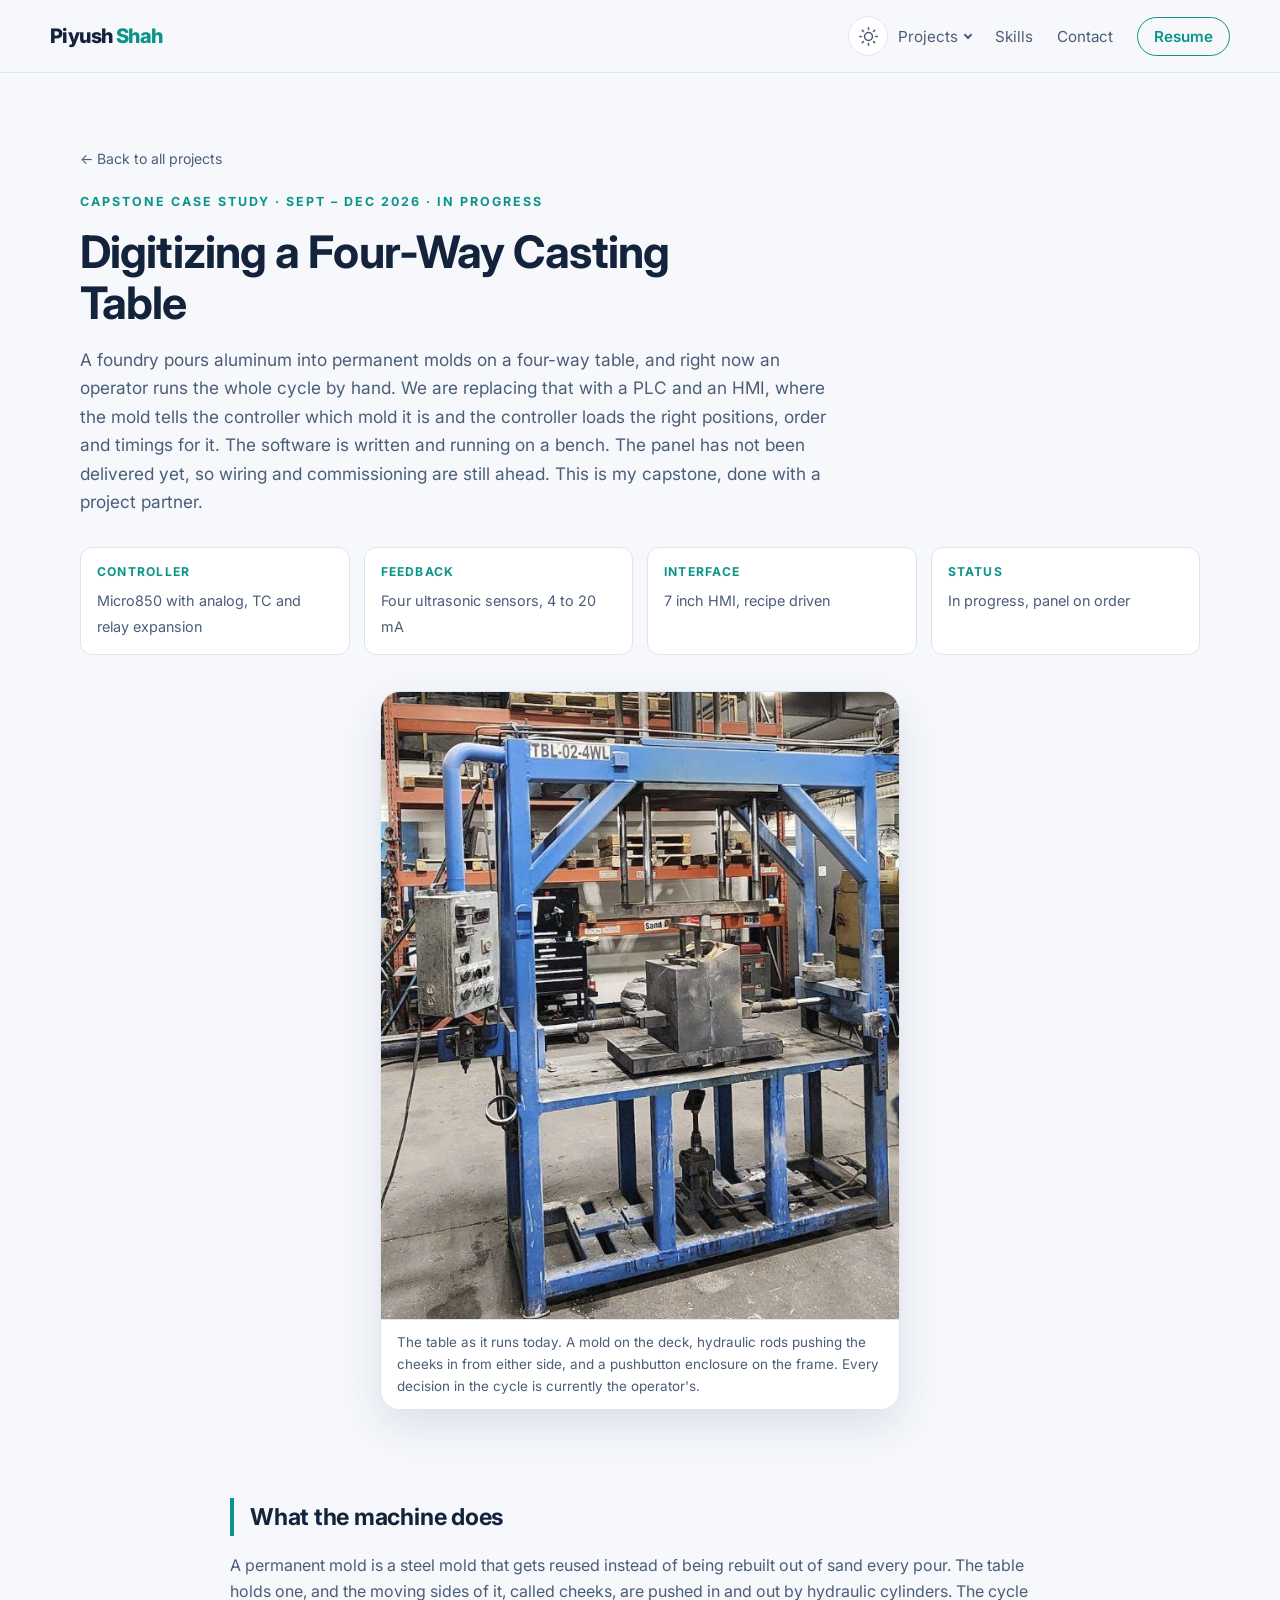
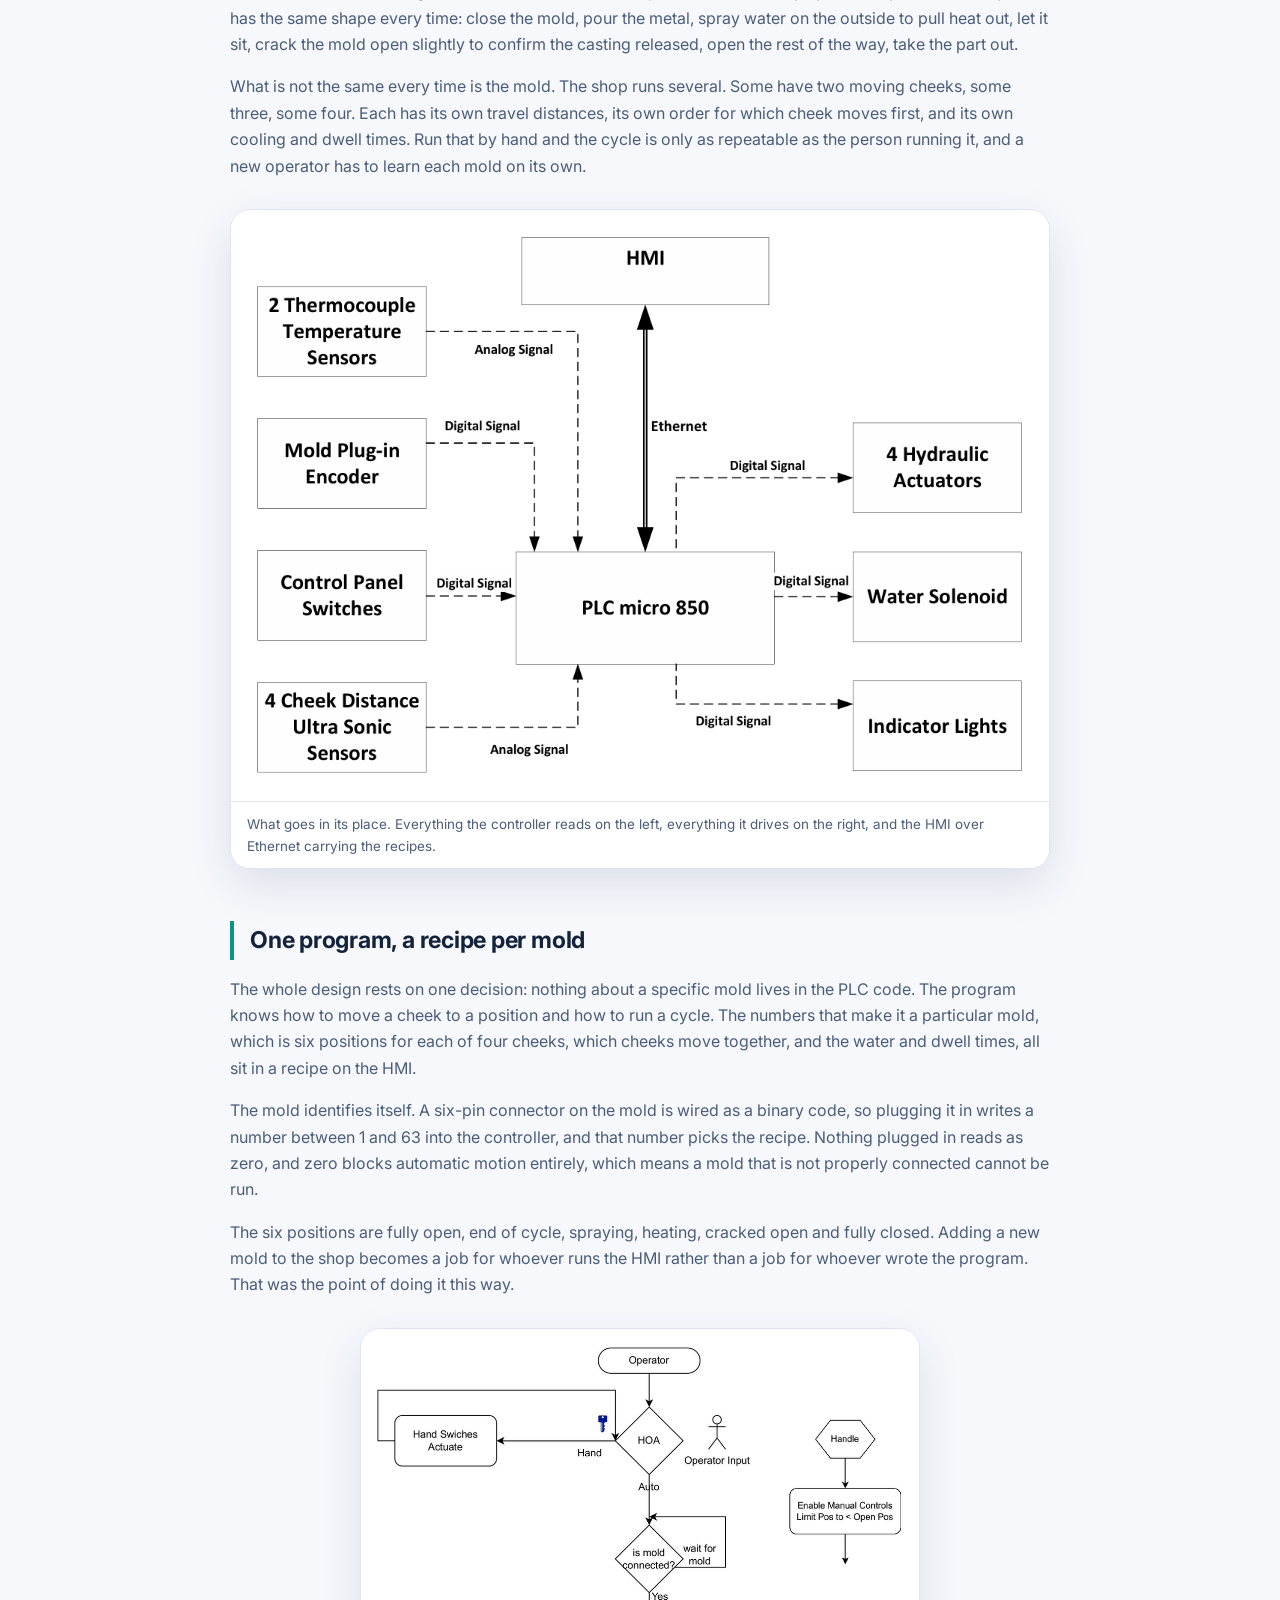
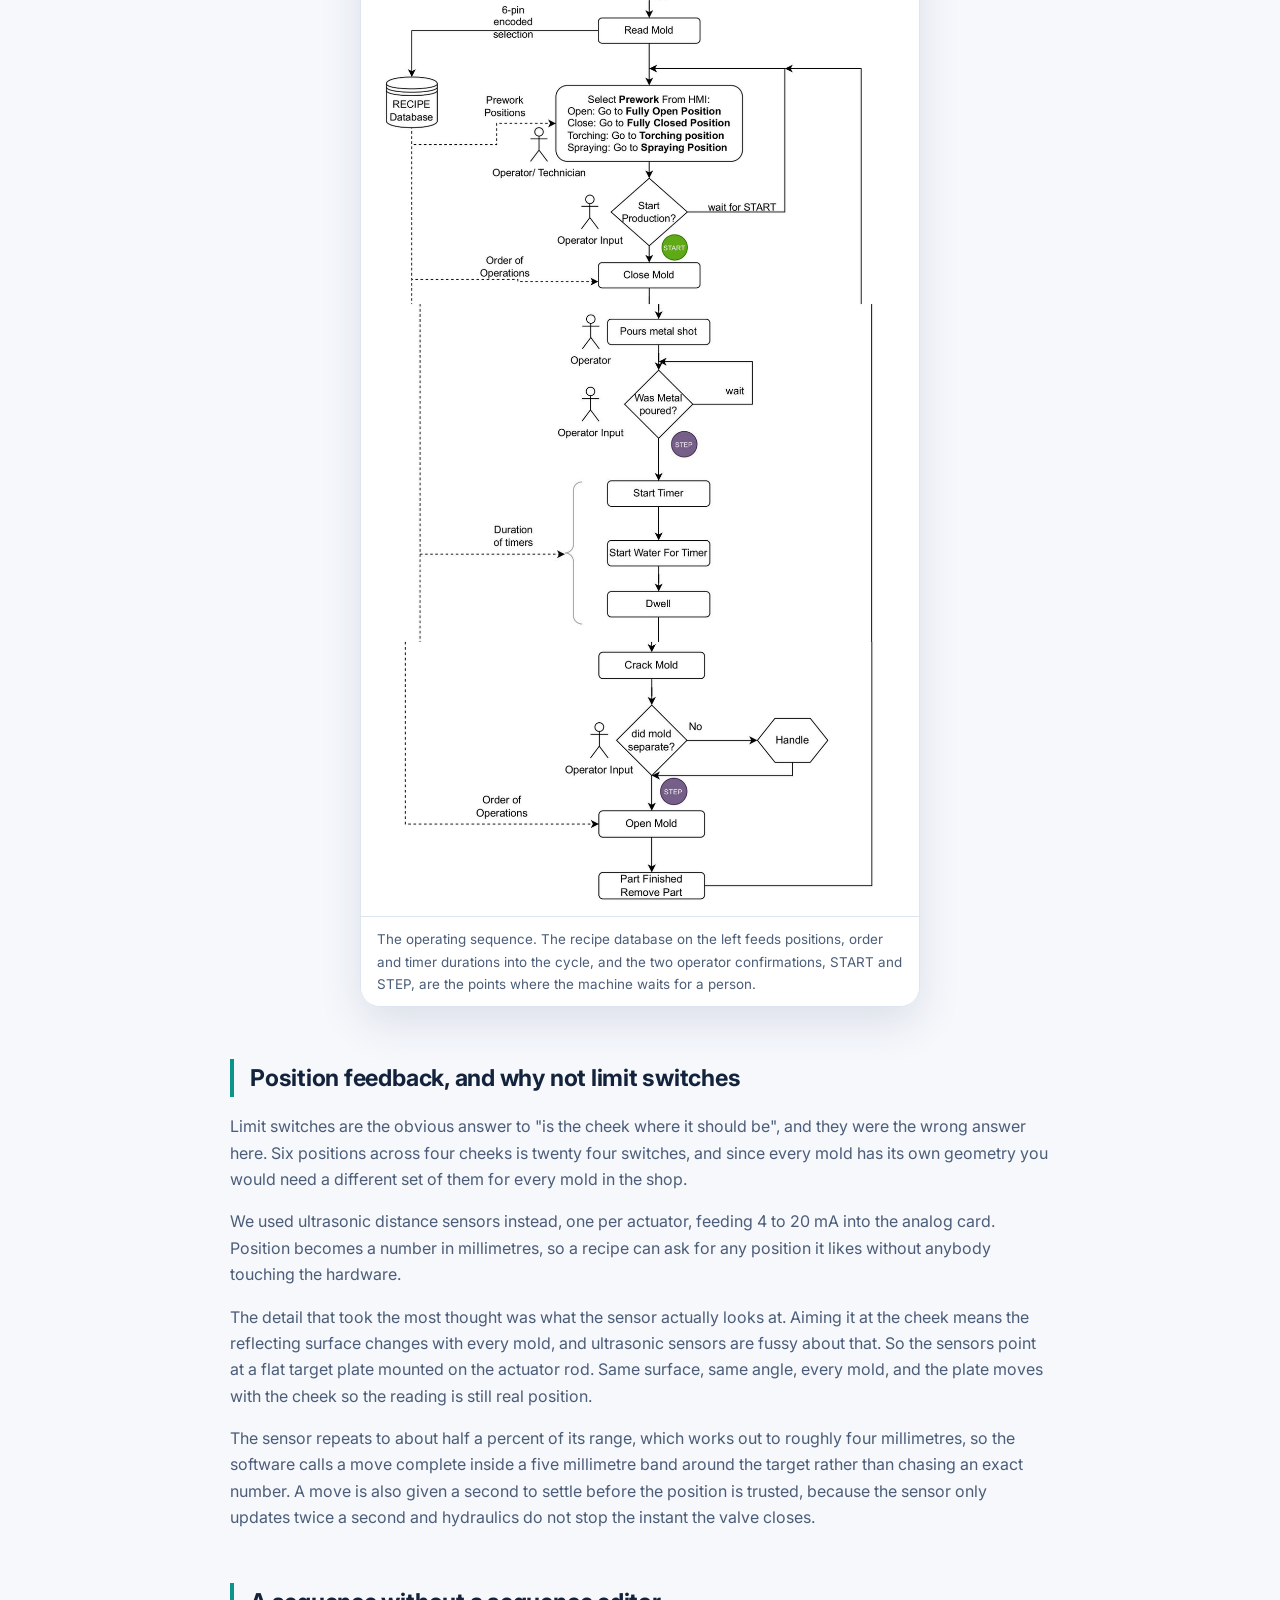
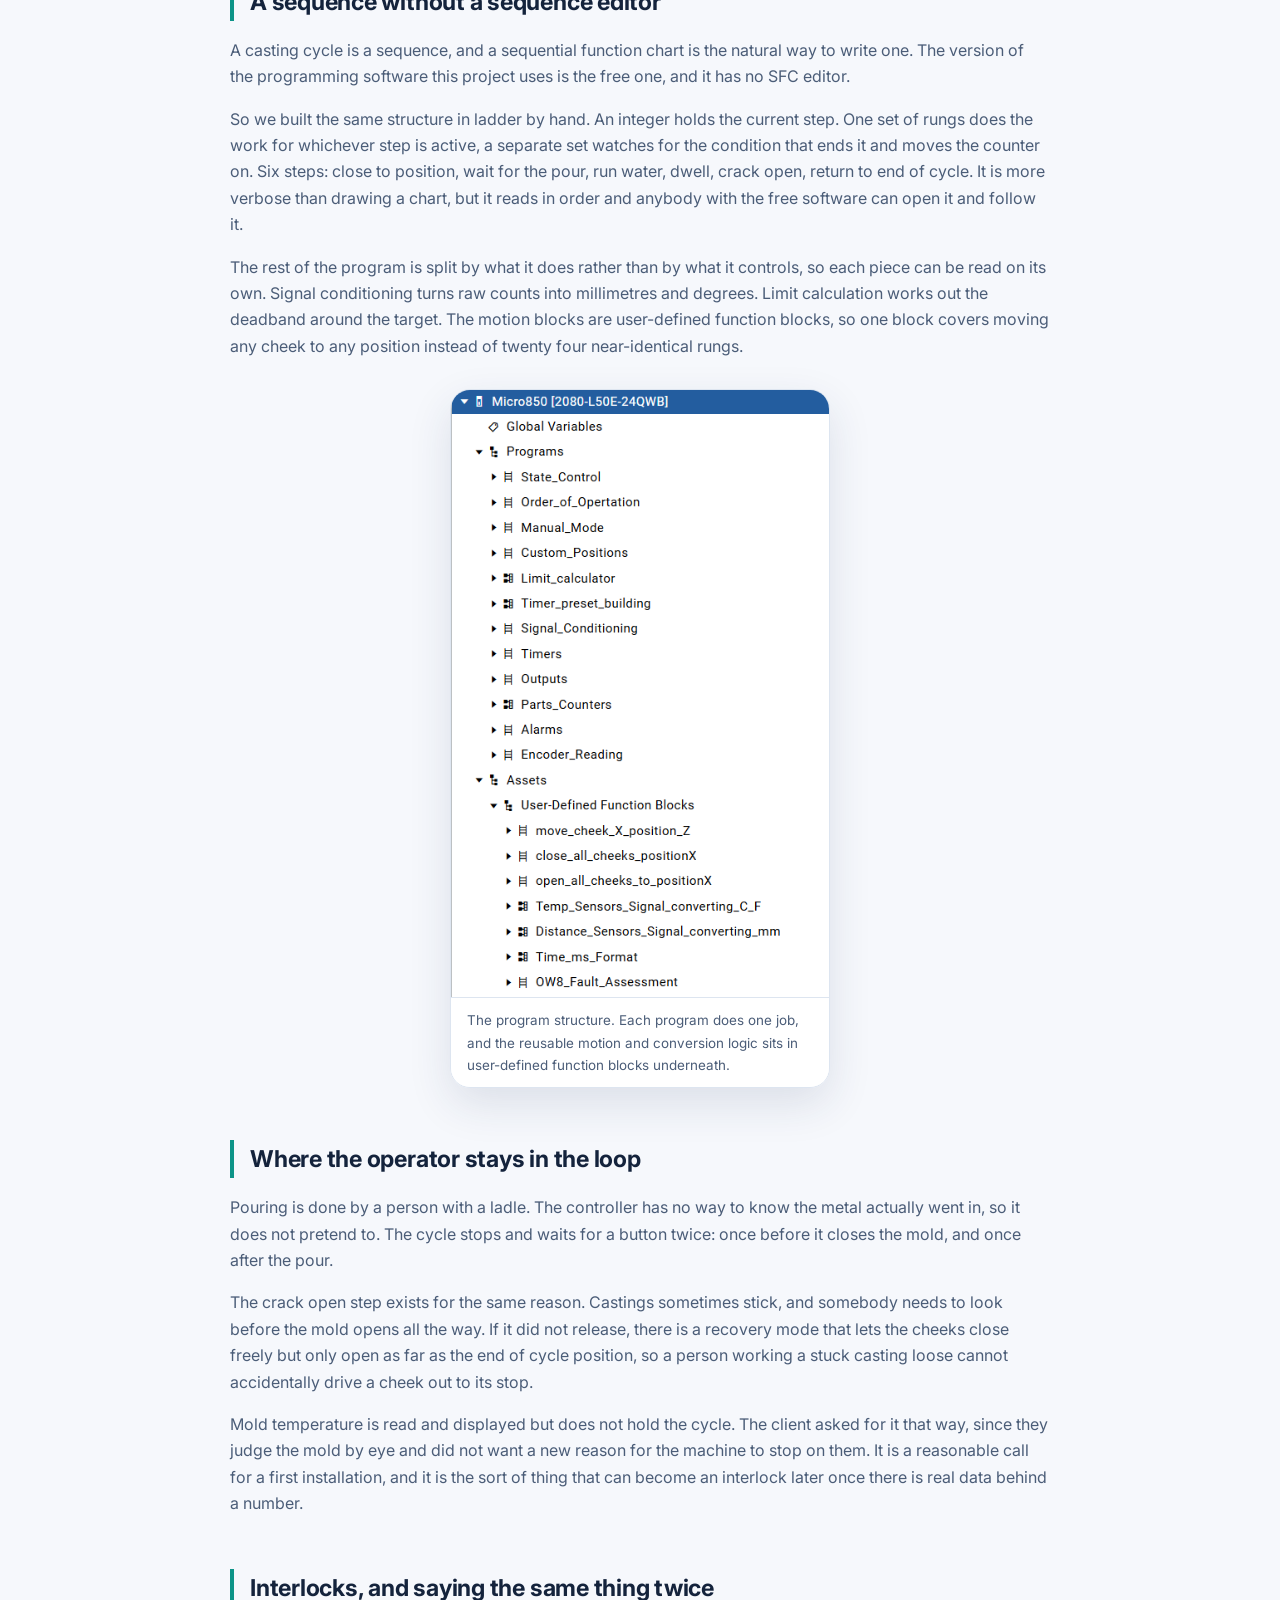
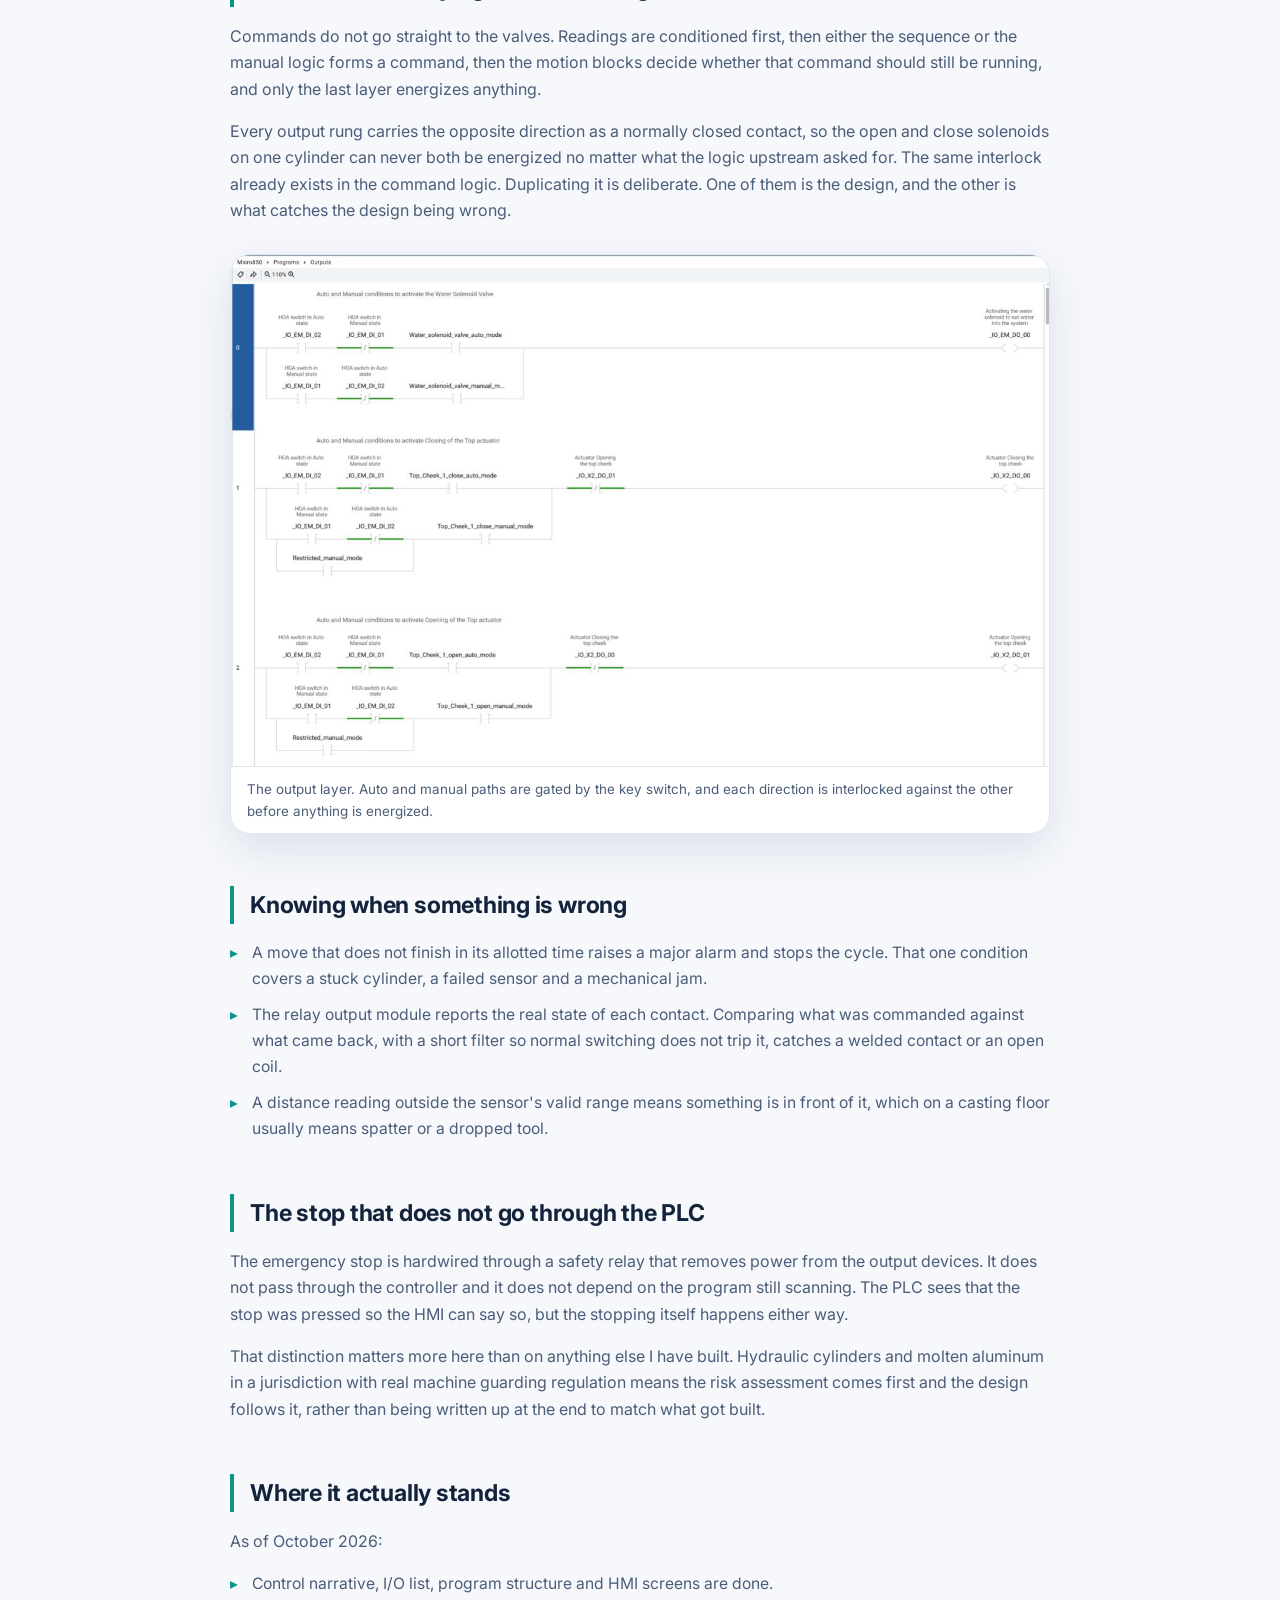
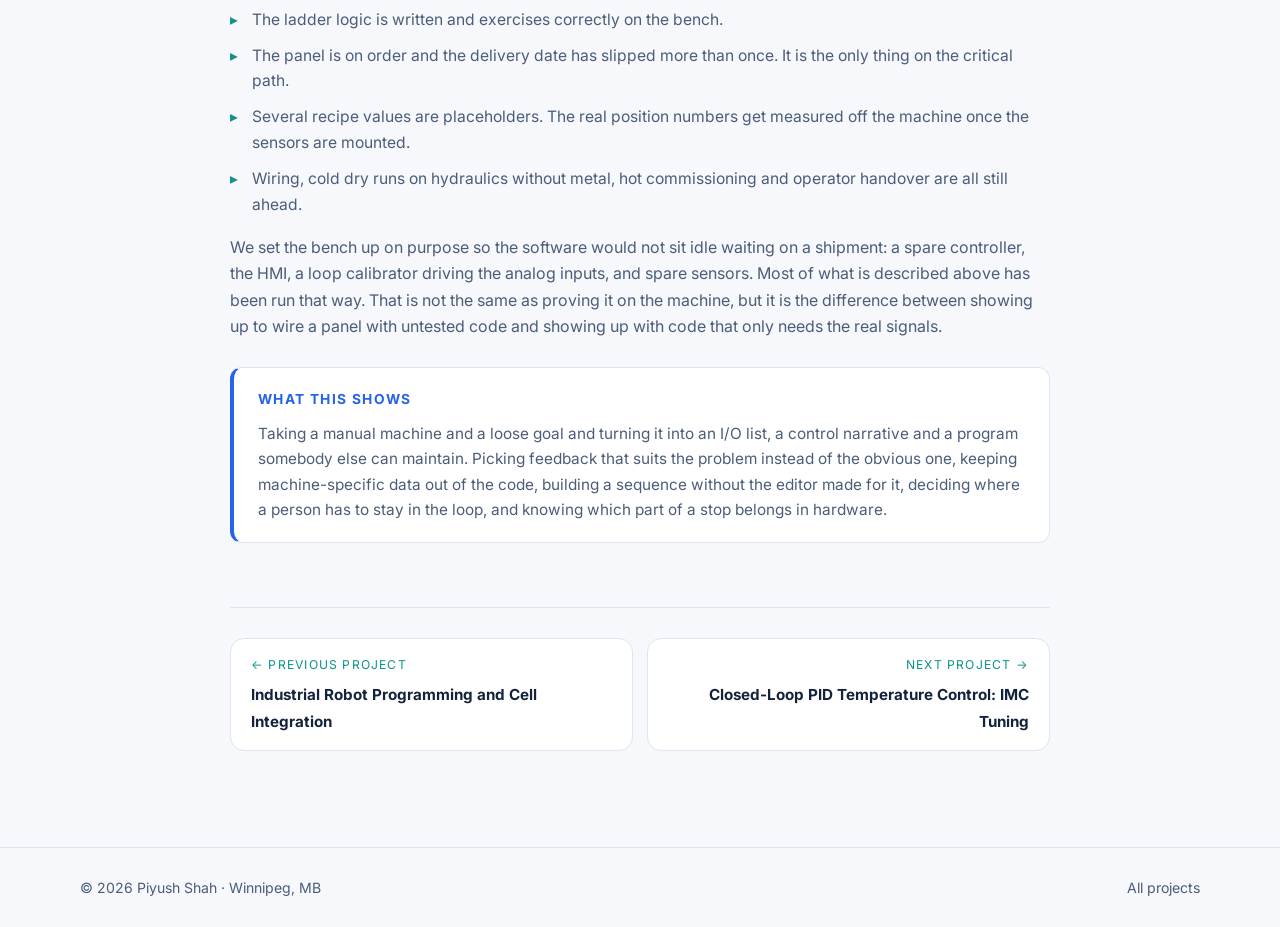
<file: projects/four-way-table-automation.html>
<!DOCTYPE html>
<html lang="en">
<head>
  <meta charset="UTF-8" />
  <meta name="viewport" content="width=device-width, initial-scale=1.0" />
  <meta name="description" content="Capstone case study: automating a four-way permanent mold casting table with an Allen-Bradley Micro850, ultrasonic position feedback, and recipe-driven control from an Optix HMI, by Piyush Shah." />
  <title>Digitizing a Four-Way Casting Table | Piyush Shah</title>
  <link rel="icon" type="image/svg+xml" href="../assets/images/favicon.svg" />
  <link rel="canonical" href="https://piyushshah.ca/projects/four-way-table-automation.html" />
  <script>
    (function () {
      try {
        if (localStorage.getItem('theme') !== 'dark') {
          document.documentElement.setAttribute('data-theme', 'light');
        }
      } catch (e) {}
    })();
  </script>
  <link rel="preconnect" href="https://fonts.googleapis.com" />
  <link rel="preconnect" href="https://fonts.gstatic.com" crossorigin />
  <link href="https://fonts.googleapis.com/css2?family=Inter:wght@400;500;600;700;800&display=swap" rel="stylesheet" />
  <link rel="stylesheet" href="../assets/css/style.css" />
</head>
<body>
  <header class="site-header" id="top">
    <nav class="navbar">
      <a href="../index.html" class="brand">Piyush<span> Shah</span></a>
      <div class="nav-right">
        <button class="theme-toggle" aria-label="Toggle light and dark theme" aria-pressed="true">
          <svg class="icon-moon" viewBox="0 0 24 24" fill="none" stroke="currentColor" stroke-width="2" stroke-linecap="round" stroke-linejoin="round"><path d="M21 12.79A9 9 0 1 1 11.21 3 7 7 0 0 0 21 12.79z"/></svg>
          <svg class="icon-sun" viewBox="0 0 24 24" fill="none" stroke="currentColor" stroke-width="2" stroke-linecap="round" stroke-linejoin="round"><circle cx="12" cy="12" r="5"/><path d="M12 1v2M12 21v2M4.22 4.22l1.42 1.42M18.36 18.36l1.42 1.42M1 12h2M21 12h2M4.22 19.78l1.42-1.42M18.36 5.64l1.42-1.42"/></svg>
        </button>
        <button class="menu-toggle" id="menuToggle" aria-label="Toggle navigation menu">
          <span></span><span></span><span></span>
        </button>
        <ul class="nav-links" id="navLinks">
          <li class="nav-dropdown">
            <button class="nav-dropbtn" aria-haspopup="true" aria-expanded="false">Projects <span class="caret" aria-hidden="true"></span></button>
            <ul class="dropdown-menu">
              <li><a href="cascaded-pide-level-control.html">Cascaded PIDE Level Control</a></li>
              <li><a href="industrial-robotics.html">Industrial Robot Programming</a></li>
              <li><a href="four-way-table-automation.html">Four-Way Casting Table (Capstone)</a></li>
              <li><a href="pid-temperature-imc.html">Closed-Loop PID Temperature Control</a></li>
              <li class="dropdown-divider" aria-hidden="true"></li>
              <li><a class="dd-all" href="../index.html#projects">All projects</a></li>
            </ul>
          </li>
          <li><a href="../index.html#skills">Skills</a></li>
          <li><a href="../index.html#contact">Contact</a></li>
          <li><a class="nav-resume" href="../resume/Piyush_Shah_Resume.pdf" download>Resume</a></li>
        </ul>
      </div>
    </nav>
  </header>

  <main>
    <section class="project-hero">
      <div class="container">
        <a class="breadcrumb" href="../index.html#projects">← Back to all projects</a>
        <p class="eyebrow">Capstone Case Study · Sept – Dec 2026 · In progress</p>
        <h1>Digitizing a Four-Way Casting Table</h1>
        <p class="lede">
          A foundry pours aluminum into permanent molds on a four-way table, and right now an operator runs the
          whole cycle by hand. We are replacing that with a PLC and an HMI, where the mold tells the controller
          which mold it is and the controller loads the right positions, order and timings for it. The software
          is written and running on a bench. The panel has not been delivered yet, so wiring and commissioning
          are still ahead. This is my capstone, done with a project partner.
        </p>
        <div class="project-facts">
          <div><strong>Controller</strong><span>Micro850 with analog, TC and relay expansion</span></div>
          <div><strong>Feedback</strong><span>Four ultrasonic sensors, 4 to 20 mA</span></div>
          <div><strong>Interface</strong><span>7 inch HMI, recipe driven</span></div>
          <div><strong>Status</strong><span>In progress, panel on order</span></div>
        </div>
        <figure class="project-figure" style="max-width: 520px; margin-left: auto; margin-right: auto;">
          <img src="../assets/images/projects/capstone-table.jpg" alt="The four-way casting table, a blue steel frame with a steel permanent mold sitting on the deck, hydraulic actuator rods entering from either side, and a pushbutton enclosure bolted to the frame" />
          <figcaption>The table as it runs today. A mold on the deck, hydraulic rods pushing the cheeks in from either side, and a pushbutton enclosure on the frame. Every decision in the cycle is currently the operator's.</figcaption>
        </figure>
      </div>
    </section>

    <section class="section-pad" style="padding-top: 48px;">
      <div class="container project-content">
        <h2>What the machine does</h2>
        <p>
          A permanent mold is a steel mold that gets reused instead of being rebuilt out of sand every pour. The
          table holds one, and the moving sides of it, called cheeks, are pushed in and out by hydraulic
          cylinders. The cycle has the same shape every time: close the mold, pour the metal, spray water on the
          outside to pull heat out, let it sit, crack the mold open slightly to confirm the casting released,
          open the rest of the way, take the part out.
        </p>
        <p>
          What is not the same every time is the mold. The shop runs several. Some have two moving cheeks, some
          three, some four. Each has its own travel distances, its own order for which cheek moves first, and
          its own cooling and dwell times. Run that by hand and the cycle is only as repeatable as the person
          running it, and a new operator has to learn each mold on its own.
        </p>
        <figure class="project-figure">
          <img src="../assets/images/projects/capstone-block-diagram.png" alt="System block diagram showing thermocouples, mold plug-in encoder, panel switches and ultrasonic sensors feeding a Micro850 PLC, which drives hydraulic actuators, a water solenoid and indicator lights, with an HMI on Ethernet" />
          <figcaption>What goes in its place. Everything the controller reads on the left, everything it drives on the right, and the HMI over Ethernet carrying the recipes.</figcaption>
        </figure>

        <h2>One program, a recipe per mold</h2>
        <p>
          The whole design rests on one decision: nothing about a specific mold lives in the PLC code. The
          program knows how to move a cheek to a position and how to run a cycle. The numbers that make it a
          particular mold, which is six positions for each of four cheeks, which cheeks move together, and the
          water and dwell times, all sit in a recipe on the HMI.
        </p>
        <p>
          The mold identifies itself. A six-pin connector on the mold is wired as a binary code, so plugging it
          in writes a number between 1 and 63 into the controller, and that number picks the recipe. Nothing
          plugged in reads as zero, and zero blocks automatic motion entirely, which means a mold that is not
          properly connected cannot be run.
        </p>
        <p>
          The six positions are fully open, end of cycle, spraying, heating, cracked open and fully closed.
          Adding a new mold to the shop becomes a job for whoever runs the HMI rather than a job for whoever
          wrote the program. That was the point of doing it this way.
        </p>
        <figure class="project-figure" style="max-width: 560px; margin-left: auto; margin-right: auto;">
          <img src="../assets/images/projects/capstone-sequence-flow.png" alt="Operating sequence flowchart running from the hand-off-auto switch through mold detection, recipe lookup, prework positioning, the start confirmation, closing, pouring, water and dwell timers, cracking the mold open, opening and part removal" />
          <figcaption>The operating sequence. The recipe database on the left feeds positions, order and timer durations into the cycle, and the two operator confirmations, START and STEP, are the points where the machine waits for a person.</figcaption>
        </figure>

        <h2>Position feedback, and why not limit switches</h2>
        <p>
          Limit switches are the obvious answer to "is the cheek where it should be", and they were the wrong
          answer here. Six positions across four cheeks is twenty four switches, and since every mold has its
          own geometry you would need a different set of them for every mold in the shop.
        </p>
        <p>
          We used ultrasonic distance sensors instead, one per actuator, feeding 4 to 20 mA into the analog
          card. Position becomes a number in millimetres, so a recipe can ask for any position it likes without
          anybody touching the hardware.
        </p>
        <p>
          The detail that took the most thought was what the sensor actually looks at. Aiming it at the cheek
          means the reflecting surface changes with every mold, and ultrasonic sensors are fussy about that. So
          the sensors point at a flat target plate mounted on the actuator rod. Same surface, same angle, every
          mold, and the plate moves with the cheek so the reading is still real position.
        </p>
        <p>
          The sensor repeats to about half a percent of its range, which works out to roughly four millimetres,
          so the software calls a move complete inside a five millimetre band around the target rather than
          chasing an exact number. A move is also given a second to settle before the position is trusted,
          because the sensor only updates twice a second and hydraulics do not stop the instant the valve
          closes.
        </p>

        <h2>A sequence without a sequence editor</h2>
        <p>
          A casting cycle is a sequence, and a sequential function chart is the natural way to write one. The
          version of the programming software this project uses is the free one, and it has no SFC editor.
        </p>
        <p>
          So we built the same structure in ladder by hand. An integer holds the current step. One set of rungs
          does the work for whichever step is active, a separate set watches for the condition that ends it and
          moves the counter on. Six steps: close to position, wait for the pour, run water, dwell, crack open,
          return to end of cycle. It is more verbose than drawing a chart, but it reads in order and anybody
          with the free software can open it and follow it.
        </p>
        <p>
          The rest of the program is split by what it does rather than by what it controls, so each piece can be
          read on its own. Signal conditioning turns raw counts into millimetres and degrees. Limit calculation
          works out the deadband around the target. The motion blocks are user-defined function blocks, so one
          block covers moving any cheek to any position instead of twenty four near-identical rungs.
        </p>
        <figure class="project-figure" style="max-width: 380px; margin-left: auto; margin-right: auto;">
          <img src="../assets/images/projects/capstone-project-tree.png" alt="Micro850 project tree listing programs for state control, order of operation, manual mode, custom positions, limit calculator, timer preset building, signal conditioning, timers, outputs, parts counters, alarms and encoder reading, plus user-defined function blocks for cheek movement, signal conversion and relay fault assessment" />
          <figcaption>The program structure. Each program does one job, and the reusable motion and conversion logic sits in user-defined function blocks underneath.</figcaption>
        </figure>

        <h2>Where the operator stays in the loop</h2>
        <p>
          Pouring is done by a person with a ladle. The controller has no way to know the metal actually went
          in, so it does not pretend to. The cycle stops and waits for a button twice: once before it closes the
          mold, and once after the pour.
        </p>
        <p>
          The crack open step exists for the same reason. Castings sometimes stick, and somebody needs to look
          before the mold opens all the way. If it did not release, there is a recovery mode that lets the
          cheeks close freely but only open as far as the end of cycle position, so a person working a stuck
          casting loose cannot accidentally drive a cheek out to its stop.
        </p>
        <p>
          Mold temperature is read and displayed but does not hold the cycle. The client asked for it that way,
          since they judge the mold by eye and did not want a new reason for the machine to stop on them. It is
          a reasonable call for a first installation, and it is the sort of thing that can become an interlock
          later once there is real data behind a number.
        </p>

        <h2>Interlocks, and saying the same thing twice</h2>
        <p>
          Commands do not go straight to the valves. Readings are conditioned first, then either the sequence or
          the manual logic forms a command, then the motion blocks decide whether that command should still be
          running, and only the last layer energizes anything.
        </p>
        <p>
          Every output rung carries the opposite direction as a normally closed contact, so the open and close
          solenoids on one cylinder can never both be energized no matter what the logic upstream asked for. The
          same interlock already exists in the command logic. Duplicating it is deliberate. One of them is the
          design, and the other is what catches the design being wrong.
        </p>
        <figure class="project-figure">
          <img src="../assets/images/projects/capstone-outputs-ladder.png" alt="Ladder logic from the outputs program showing auto and manual conditions gated by the hand-off-auto switch, with each direction's output rung interlocked against the opposite direction through a normally closed contact" />
          <figcaption>The output layer. Auto and manual paths are gated by the key switch, and each direction is interlocked against the other before anything is energized.</figcaption>
        </figure>

        <h2>Knowing when something is wrong</h2>
        <ul>
          <li>A move that does not finish in its allotted time raises a major alarm and stops the cycle. That
            one condition covers a stuck cylinder, a failed sensor and a mechanical jam.</li>
          <li>The relay output module reports the real state of each contact. Comparing what was commanded
            against what came back, with a short filter so normal switching does not trip it, catches a welded
            contact or an open coil.</li>
          <li>A distance reading outside the sensor's valid range means something is in front of it, which on a
            casting floor usually means spatter or a dropped tool.</li>
        </ul>

        <h2>The stop that does not go through the PLC</h2>
        <p>
          The emergency stop is hardwired through a safety relay that removes power from the output devices. It
          does not pass through the controller and it does not depend on the program still scanning. The PLC
          sees that the stop was pressed so the HMI can say so, but the stopping itself happens either way.
        </p>
        <p>
          That distinction matters more here than on anything else I have built. Hydraulic cylinders and molten
          aluminum in a jurisdiction with real machine guarding regulation means the risk assessment comes
          first and the design follows it, rather than being written up at the end to match what got built.
        </p>

        <h2>Where it actually stands</h2>
        <p>
          As of October 2026:
        </p>
        <ul>
          <li>Control narrative, I/O list, program structure and HMI screens are done.</li>
          <li>The ladder logic is written and exercises correctly on the bench.</li>
          <li>The panel is on order and the delivery date has slipped more than once. It is the only thing on
            the critical path.</li>
          <li>Several recipe values are placeholders. The real position numbers get measured off the machine
            once the sensors are mounted.</li>
          <li>Wiring, cold dry runs on hydraulics without metal, hot commissioning and operator handover are all
            still ahead.</li>
        </ul>
        <p>
          We set the bench up on purpose so the software would not sit idle waiting on a shipment: a spare
          controller, the HMI, a loop calibrator driving the analog inputs, and spare sensors. Most of what is
          described above has been run that way. That is not the same as proving it on the machine, but it is
          the difference between showing up to wire a panel with untested code and showing up with code that
          only needs the real signals.
        </p>

        <div class="skill-callout">
          <h3>What this shows</h3>
          <p>
            Taking a manual machine and a loose goal and turning it into an I/O list, a control narrative and a
            program somebody else can maintain. Picking feedback that suits the problem instead of the obvious
            one, keeping machine-specific data out of the code, building a sequence without the editor made for
            it, deciding where a person has to stay in the loop, and knowing which part of a stop belongs in
            hardware.
          </p>
        </div>

        <nav class="project-pager" aria-label="Project navigation">
          <a href="industrial-robotics.html">
            <span class="pager-label">← Previous project</span>
            <span class="pager-title">Industrial Robot Programming and Cell Integration</span>
          </a>
          <a class="next" href="pid-temperature-imc.html">
            <span class="pager-label">Next project →</span>
            <span class="pager-title">Closed-Loop PID Temperature Control: IMC Tuning</span>
          </a>
        </nav>
      </div>
    </section>
  </main>

  <footer class="footer">
    <div class="container footer-inner">
      <p>© <span id="year"></span> Piyush Shah · Winnipeg, MB</p>
      <a href="../index.html#projects">All projects</a>
    </div>
  </footer>

  <script src="../assets/js/main.js"></script>
  <!-- Cloudflare Web Analytics -->
  <script type="module" src="https://static.cloudflareinsights.com/beacon.min.js" data-cf-beacon='{"token": "5f0529d9e90541c28ad99ce9ac14d9a7"}'></script>
  <!-- End Cloudflare Web Analytics -->
</body>
</html>
</file>
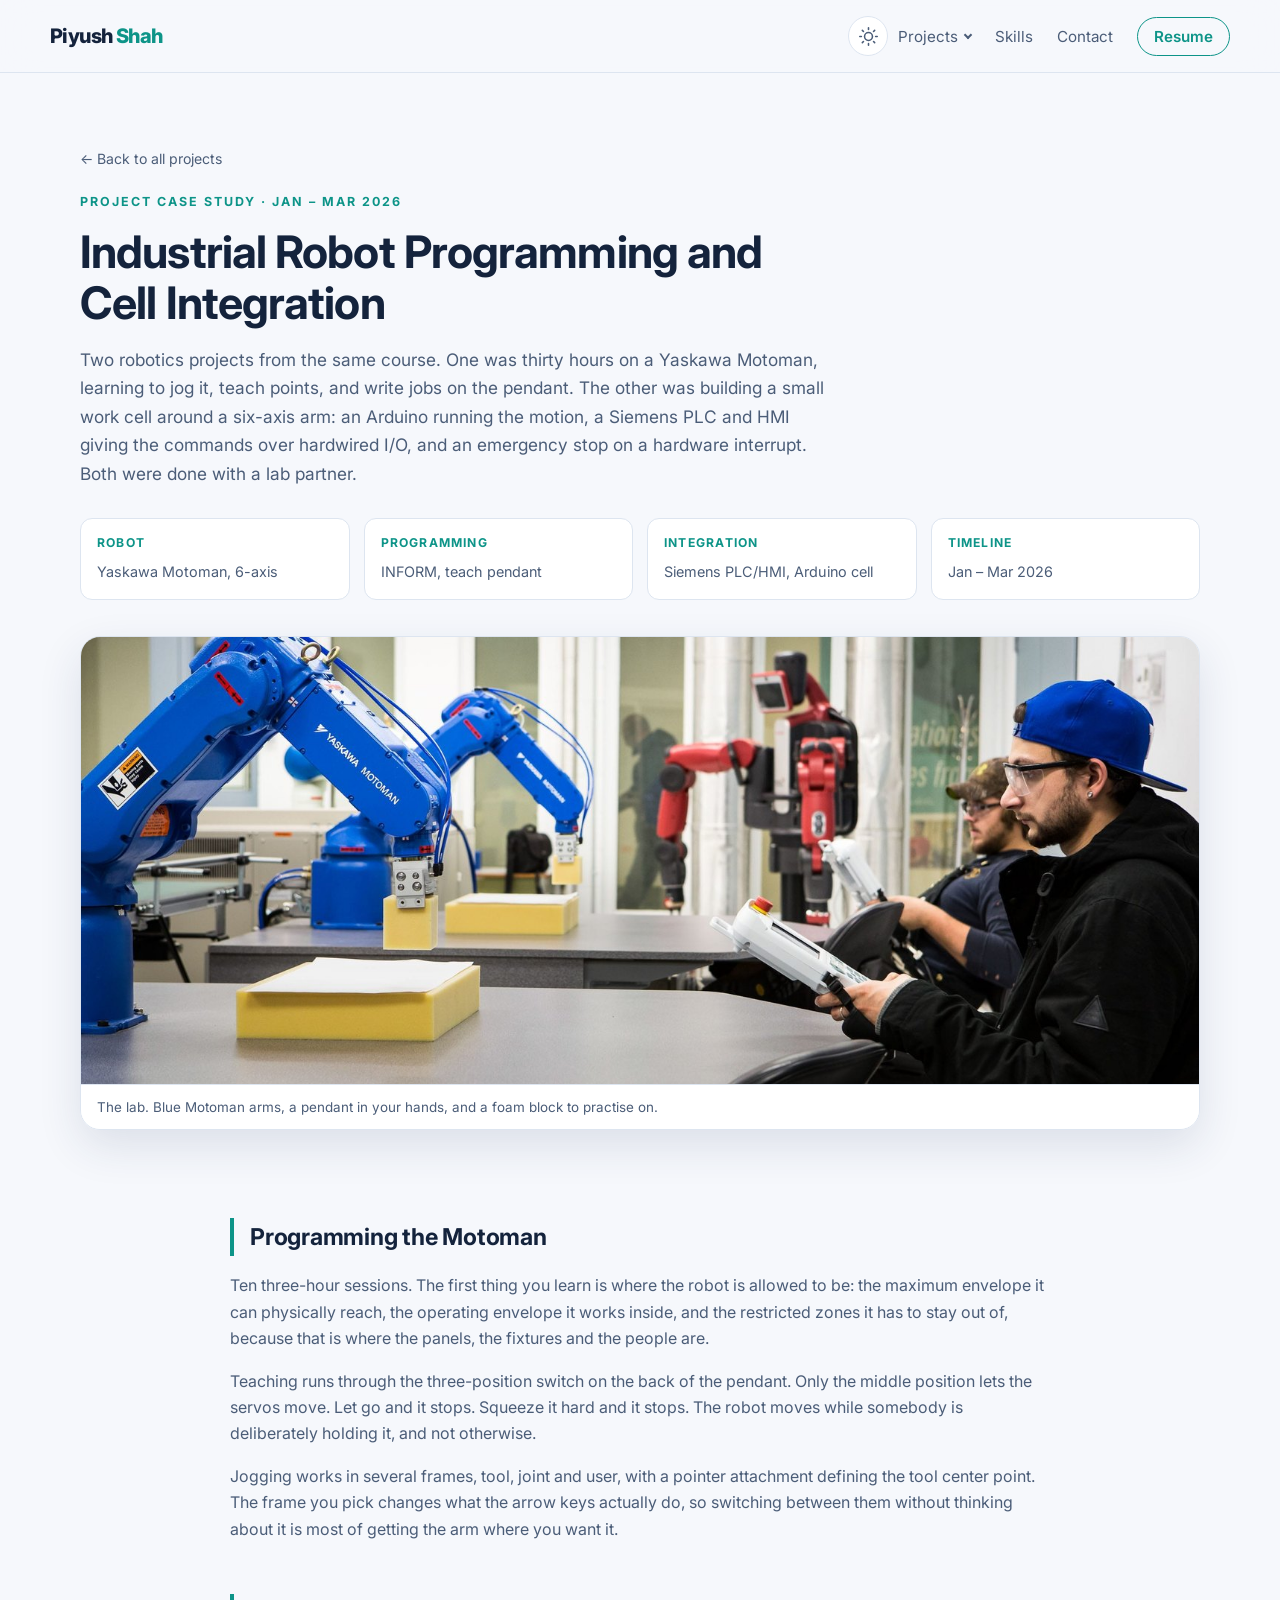
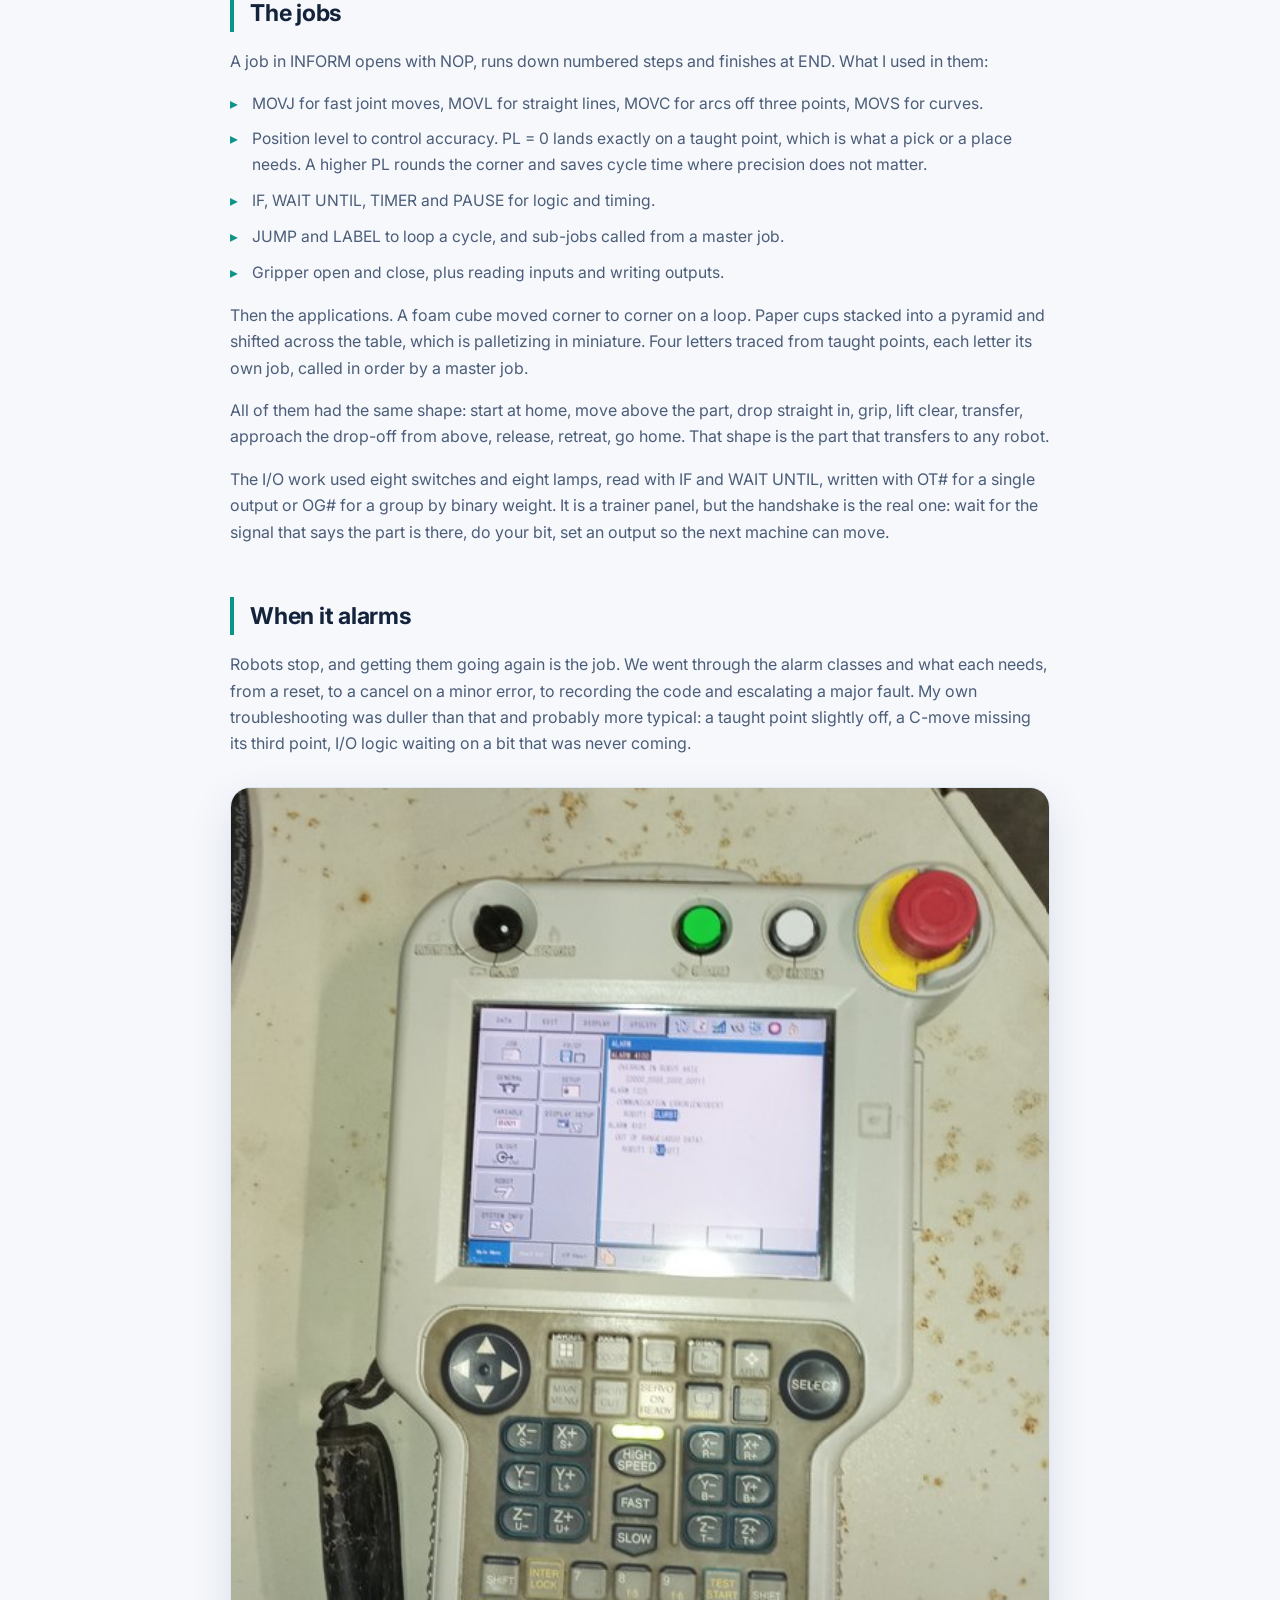
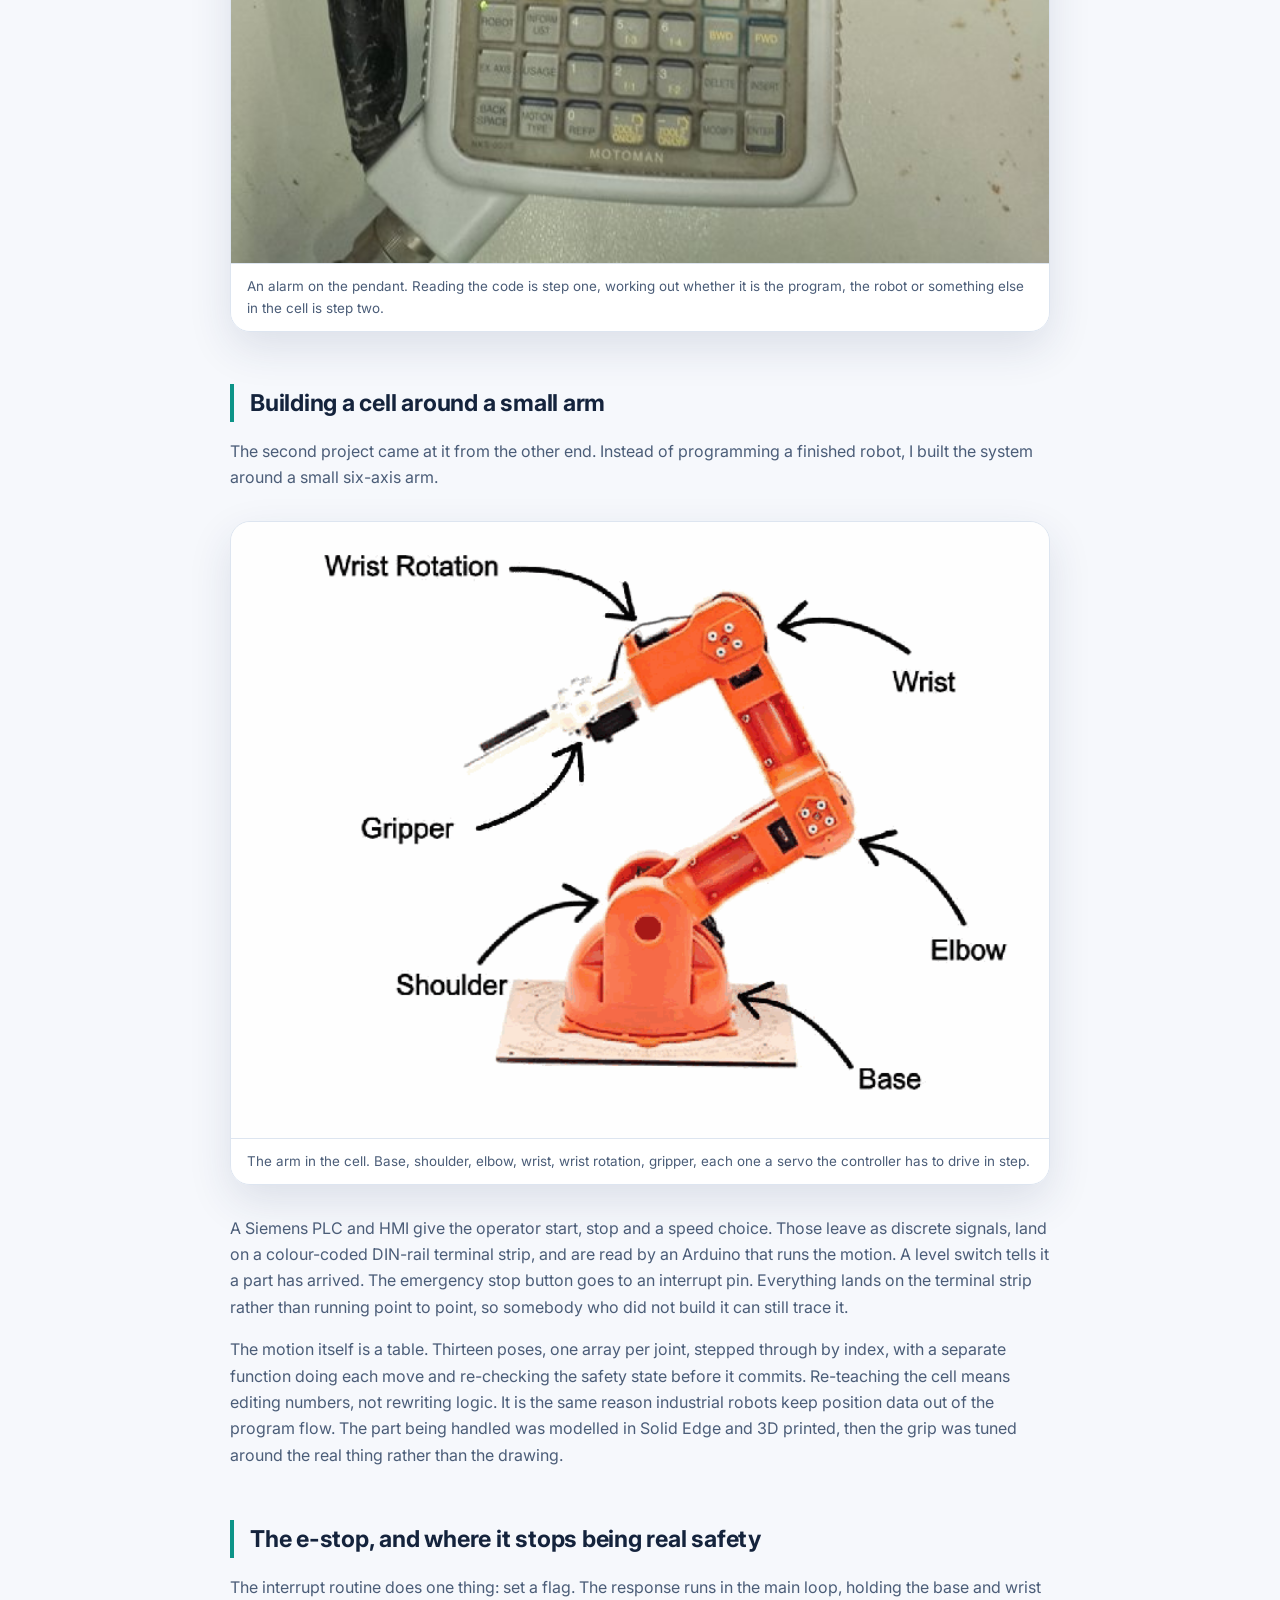
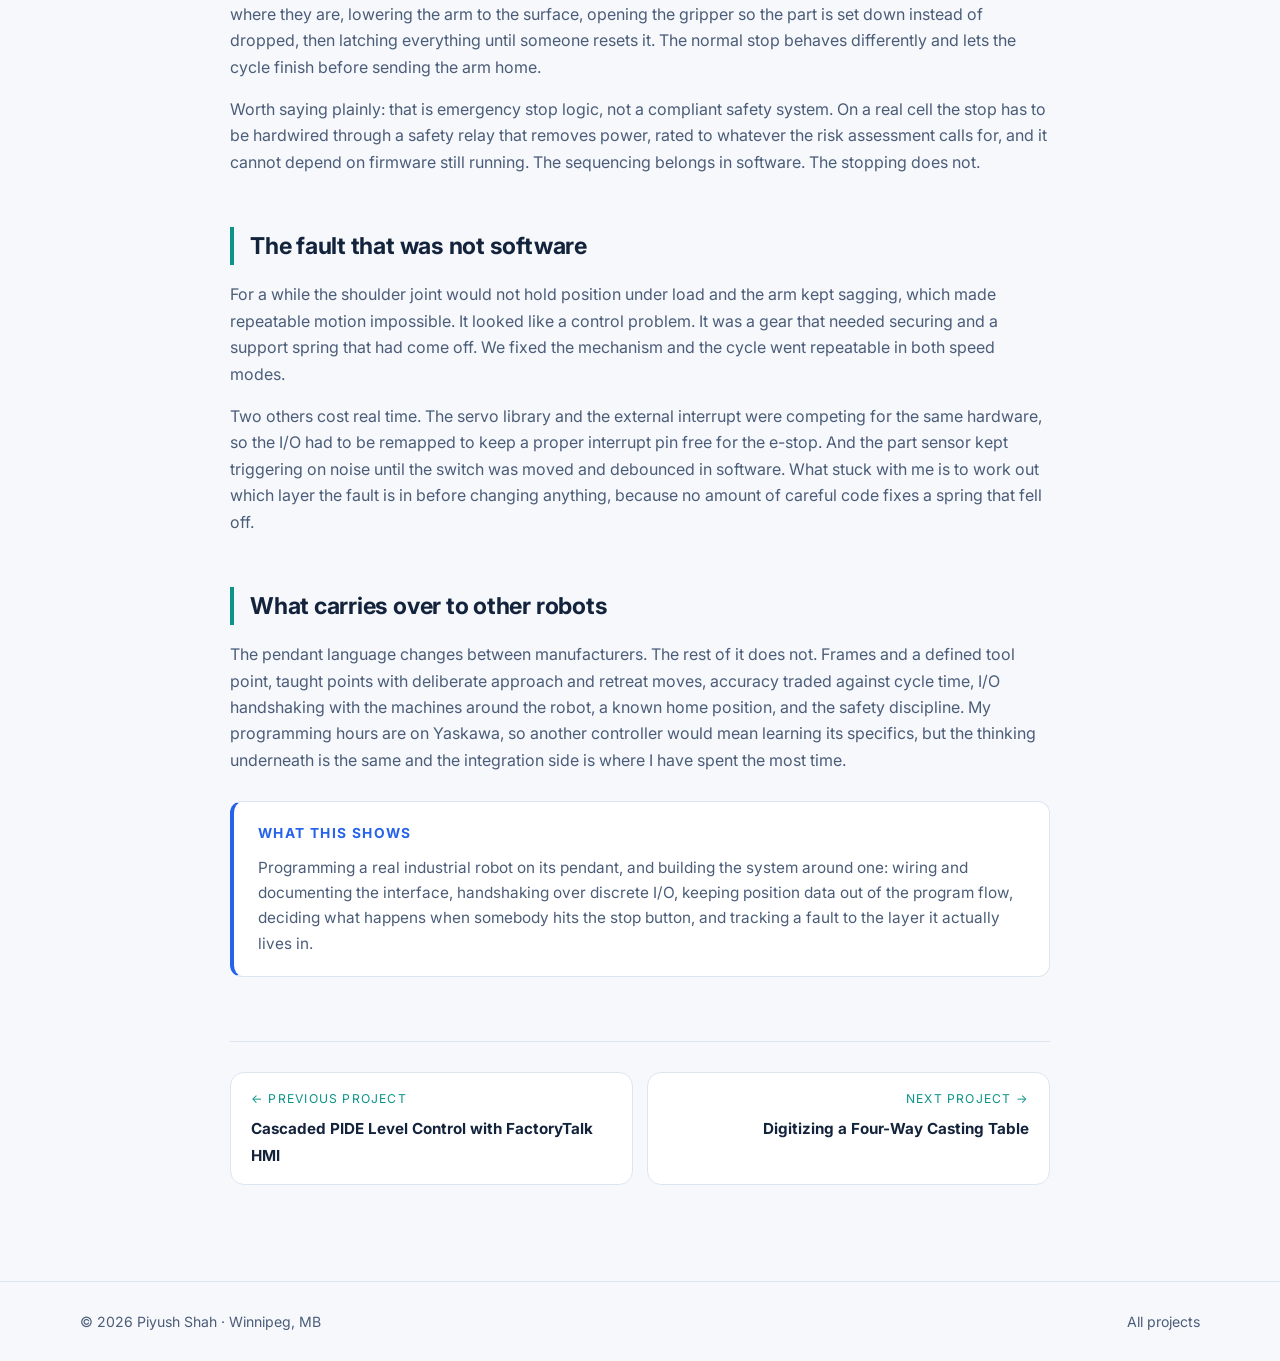
<file: projects/industrial-robotics.html>
<!DOCTYPE html>
<html lang="en">
<head>
  <meta charset="UTF-8" />
  <meta name="viewport" content="width=device-width, initial-scale=1.0" />
  <meta name="description" content="Case study: programming a Yaskawa Motoman 6-axis industrial robot in INFORM on the teach pendant, and building a PLC-commanded pick-and-place cell with an interrupt-driven emergency stop, by Piyush Shah." />
  <title>Industrial Robot Programming &amp; Cell Integration | Piyush Shah</title>
  <link rel="icon" type="image/svg+xml" href="../assets/images/favicon.svg" />
  <link rel="canonical" href="https://piyushshah.ca/projects/industrial-robotics.html" />
  <script>
    (function () {
      try {
        if (localStorage.getItem('theme') !== 'dark') {
          document.documentElement.setAttribute('data-theme', 'light');
        }
      } catch (e) {}
    })();
  </script>
  <link rel="preconnect" href="https://fonts.googleapis.com" />
  <link rel="preconnect" href="https://fonts.gstatic.com" crossorigin />
  <link href="https://fonts.googleapis.com/css2?family=Inter:wght@400;500;600;700;800&display=swap" rel="stylesheet" />
  <link rel="stylesheet" href="../assets/css/style.css" />
</head>
<body>
  <header class="site-header" id="top">
    <nav class="navbar">
      <a href="../index.html" class="brand">Piyush<span> Shah</span></a>
      <div class="nav-right">
        <button class="theme-toggle" aria-label="Toggle light and dark theme" aria-pressed="true">
          <svg class="icon-moon" viewBox="0 0 24 24" fill="none" stroke="currentColor" stroke-width="2" stroke-linecap="round" stroke-linejoin="round"><path d="M21 12.79A9 9 0 1 1 11.21 3 7 7 0 0 0 21 12.79z"/></svg>
          <svg class="icon-sun" viewBox="0 0 24 24" fill="none" stroke="currentColor" stroke-width="2" stroke-linecap="round" stroke-linejoin="round"><circle cx="12" cy="12" r="5"/><path d="M12 1v2M12 21v2M4.22 4.22l1.42 1.42M18.36 18.36l1.42 1.42M1 12h2M21 12h2M4.22 19.78l1.42-1.42M18.36 5.64l1.42-1.42"/></svg>
        </button>
        <button class="menu-toggle" id="menuToggle" aria-label="Toggle navigation menu">
          <span></span><span></span><span></span>
        </button>
        <ul class="nav-links" id="navLinks">
          <li class="nav-dropdown">
            <button class="nav-dropbtn" aria-haspopup="true" aria-expanded="false">Projects <span class="caret" aria-hidden="true"></span></button>
            <ul class="dropdown-menu">
              <li><a href="cascaded-pide-level-control.html">Cascaded PIDE Level Control</a></li>
              <li><a href="industrial-robotics.html">Industrial Robot Programming</a></li>
              <li><a href="four-way-table-automation.html">Four-Way Casting Table (Capstone)</a></li>
              <li><a href="pid-temperature-imc.html">Closed-Loop PID Temperature Control</a></li>
              <li class="dropdown-divider" aria-hidden="true"></li>
              <li><a class="dd-all" href="../index.html#projects">All projects</a></li>
            </ul>
          </li>
          <li><a href="../index.html#skills">Skills</a></li>
          <li><a href="../index.html#contact">Contact</a></li>
          <li><a class="nav-resume" href="../resume/Piyush_Shah_Resume.pdf" download>Resume</a></li>
        </ul>
      </div>
    </nav>
  </header>

  <main>
    <section class="project-hero">
      <div class="container">
        <a class="breadcrumb" href="../index.html#projects">← Back to all projects</a>
        <p class="eyebrow">Project Case Study · Jan – Mar 2026</p>
        <h1>Industrial Robot Programming and Cell Integration</h1>
        <p class="lede">
          Two robotics projects from the same course. One was thirty hours on a Yaskawa Motoman, learning to
          jog it, teach points, and write jobs on the pendant. The other was building a small work cell around a
          six-axis arm: an Arduino running the motion, a Siemens PLC and HMI giving the commands over hardwired
          I/O, and an emergency stop on a hardware interrupt. Both were done with a lab partner.
        </p>
        <div class="project-facts">
          <div><strong>Robot</strong><span>Yaskawa Motoman, 6-axis</span></div>
          <div><strong>Programming</strong><span>INFORM, teach pendant</span></div>
          <div><strong>Integration</strong><span>Siemens PLC/HMI, Arduino cell</span></div>
          <div><strong>Timeline</strong><span>Jan – Mar 2026</span></div>
        </div>
        <figure class="project-figure">
          <img src="../assets/images/projects/robotics-lab.jpg" alt="Robotics lab with two blue Yaskawa Motoman six-axis arms on benches and a student holding a teach pendant" />
          <figcaption>The lab. Blue Motoman arms, a pendant in your hands, and a foam block to practise on.</figcaption>
        </figure>
      </div>
    </section>

    <section class="section-pad" style="padding-top: 48px;">
      <div class="container project-content">
        <h2>Programming the Motoman</h2>
        <p>
          Ten three-hour sessions. The first thing you learn is where the robot is allowed to be: the maximum
          envelope it can physically reach, the operating envelope it works inside, and the restricted zones it
          has to stay out of, because that is where the panels, the fixtures and the people are.
        </p>
        <p>
          Teaching runs through the three-position switch on the back of the pendant. Only the middle position
          lets the servos move. Let go and it stops. Squeeze it hard and it stops. The robot moves while
          somebody is deliberately holding it, and not otherwise.
        </p>
        <p>
          Jogging works in several frames, tool, joint and user, with a pointer attachment defining the tool
          center point. The frame you pick changes what the arrow keys actually do, so switching between them
          without thinking about it is most of getting the arm where you want it.
        </p>

        <h2>The jobs</h2>
        <p>
          A job in INFORM opens with NOP, runs down numbered steps and finishes at END. What I used in them:
        </p>
        <ul>
          <li>MOVJ for fast joint moves, MOVL for straight lines, MOVC for arcs off three points, MOVS for
            curves.</li>
          <li>Position level to control accuracy. PL = 0 lands exactly on a taught point, which is what a pick
            or a place needs. A higher PL rounds the corner and saves cycle time where precision does not
            matter.</li>
          <li>IF, WAIT UNTIL, TIMER and PAUSE for logic and timing.</li>
          <li>JUMP and LABEL to loop a cycle, and sub-jobs called from a master job.</li>
          <li>Gripper open and close, plus reading inputs and writing outputs.</li>
        </ul>
        <p>
          Then the applications. A foam cube moved corner to corner on a loop. Paper cups stacked into a pyramid
          and shifted across the table, which is palletizing in miniature. Four letters traced from taught
          points, each letter its own job, called in order by a master job.
        </p>
        <p>
          All of them had the same shape: start at home, move above the part, drop straight in, grip, lift
          clear, transfer, approach the drop-off from above, release, retreat, go home. That shape is the part
          that transfers to any robot.
        </p>
        <p>
          The I/O work used eight switches and eight lamps, read with IF and WAIT UNTIL, written with OT# for a
          single output or OG# for a group by binary weight. It is a trainer panel, but the handshake is the
          real one: wait for the signal that says the part is there, do your bit, set an output so the next
          machine can move.
        </p>

        <h2>When it alarms</h2>
        <p>
          Robots stop, and getting them going again is the job. We went through the alarm classes and what each
          needs, from a reset, to a cancel on a minor error, to recording the code and escalating a major fault.
          My own troubleshooting was duller than that and probably more typical: a taught point slightly off, a
          C-move missing its third point, I/O logic waiting on a bit that was never coming.
        </p>
        <figure class="project-figure">
          <img src="../assets/images/projects/robotics-pendant-alarm.jpg" alt="Motoman teach pendant screen showing an active alarm list with fault codes" />
          <figcaption>An alarm on the pendant. Reading the code is step one, working out whether it is the program, the robot or something else in the cell is step two.</figcaption>
        </figure>

        <h2>Building a cell around a small arm</h2>
        <p>
          The second project came at it from the other end. Instead of programming a finished robot, I built the
          system around a small six-axis arm.
        </p>
        <figure class="project-figure">
          <img src="../assets/images/projects/robotics-arm-joints.png" alt="Labelled six-axis arm showing base, shoulder, elbow, wrist, wrist rotation and gripper" />
          <figcaption>The arm in the cell. Base, shoulder, elbow, wrist, wrist rotation, gripper, each one a servo the controller has to drive in step.</figcaption>
        </figure>
        <p>
          A Siemens PLC and HMI give the operator start, stop and a speed choice. Those leave as discrete
          signals, land on a colour-coded DIN-rail terminal strip, and are read by an Arduino that runs the
          motion. A level switch tells it a part has arrived. The emergency stop button goes to an interrupt
          pin. Everything lands on the terminal strip rather than running point to point, so somebody who did
          not build it can still trace it.
        </p>
        <p>
          The motion itself is a table. Thirteen poses, one array per joint, stepped through by index, with a
          separate function doing each move and re-checking the safety state before it commits. Re-teaching the
          cell means editing numbers, not rewriting logic. It is the same reason industrial robots keep
          position data out of the program flow. The part being handled was modelled in Solid Edge and 3D
          printed, then the grip was tuned around the real thing rather than the drawing.
        </p>

        <h2>The e-stop, and where it stops being real safety</h2>
        <p>
          The interrupt routine does one thing: set a flag. The response runs in the main loop, holding the base
          and wrist where they are, lowering the arm to the surface, opening the gripper so the part is set down
          instead of dropped, then latching everything until someone resets it. The normal stop behaves
          differently and lets the cycle finish before sending the arm home.
        </p>
        <p>
          Worth saying plainly: that is emergency stop logic, not a compliant safety system. On a real cell the
          stop has to be hardwired through a safety relay that removes power, rated to whatever the risk
          assessment calls for, and it cannot depend on firmware still running. The sequencing belongs in
          software. The stopping does not.
        </p>

        <h2>The fault that was not software</h2>
        <p>
          For a while the shoulder joint would not hold position under load and the arm kept sagging, which made
          repeatable motion impossible. It looked like a control problem. It was a gear that needed securing and
          a support spring that had come off. We fixed the mechanism and the cycle went repeatable in both speed
          modes.
        </p>
        <p>
          Two others cost real time. The servo library and the external interrupt were competing for the same
          hardware, so the I/O had to be remapped to keep a proper interrupt pin free for the e-stop. And the
          part sensor kept triggering on noise until the switch was moved and debounced in software. What stuck
          with me is to work out which layer the fault is in before changing anything, because no amount of
          careful code fixes a spring that fell off.
        </p>

        <h2>What carries over to other robots</h2>
        <p>
          The pendant language changes between manufacturers. The rest of it does not. Frames and a defined tool
          point, taught points with deliberate approach and retreat moves, accuracy traded against cycle time,
          I/O handshaking with the machines around the robot, a known home position, and the safety discipline.
          My programming hours are on Yaskawa, so another controller would mean learning its specifics, but the
          thinking underneath is the same and the integration side is where I have spent the most time.
        </p>

        <div class="skill-callout">
          <h3>What this shows</h3>
          <p>
            Programming a real industrial robot on its pendant, and building the system around one: wiring and
            documenting the interface, handshaking over discrete I/O, keeping position data out of the program
            flow, deciding what happens when somebody hits the stop button, and tracking a fault to the layer it
            actually lives in.
          </p>
        </div>

        <nav class="project-pager" aria-label="Project navigation">
          <a href="cascaded-pide-level-control.html">
            <span class="pager-label">← Previous project</span>
            <span class="pager-title">Cascaded PIDE Level Control with FactoryTalk HMI</span>
          </a>
          <a class="next" href="four-way-table-automation.html">
            <span class="pager-label">Next project →</span>
            <span class="pager-title">Digitizing a Four-Way Casting Table</span>
          </a>
        </nav>
      </div>
    </section>
  </main>

  <footer class="footer">
    <div class="container footer-inner">
      <p>© <span id="year"></span> Piyush Shah · Winnipeg, MB</p>
      <a href="../index.html#projects">All projects</a>
    </div>
  </footer>

  <script src="../assets/js/main.js"></script>
  <!-- Cloudflare Web Analytics -->
  <script type="module" src="https://static.cloudflareinsights.com/beacon.min.js" data-cf-beacon='{"token": "5f0529d9e90541c28ad99ce9ac14d9a7"}'></script>
  <!-- End Cloudflare Web Analytics -->
</body>
</html>
</file>
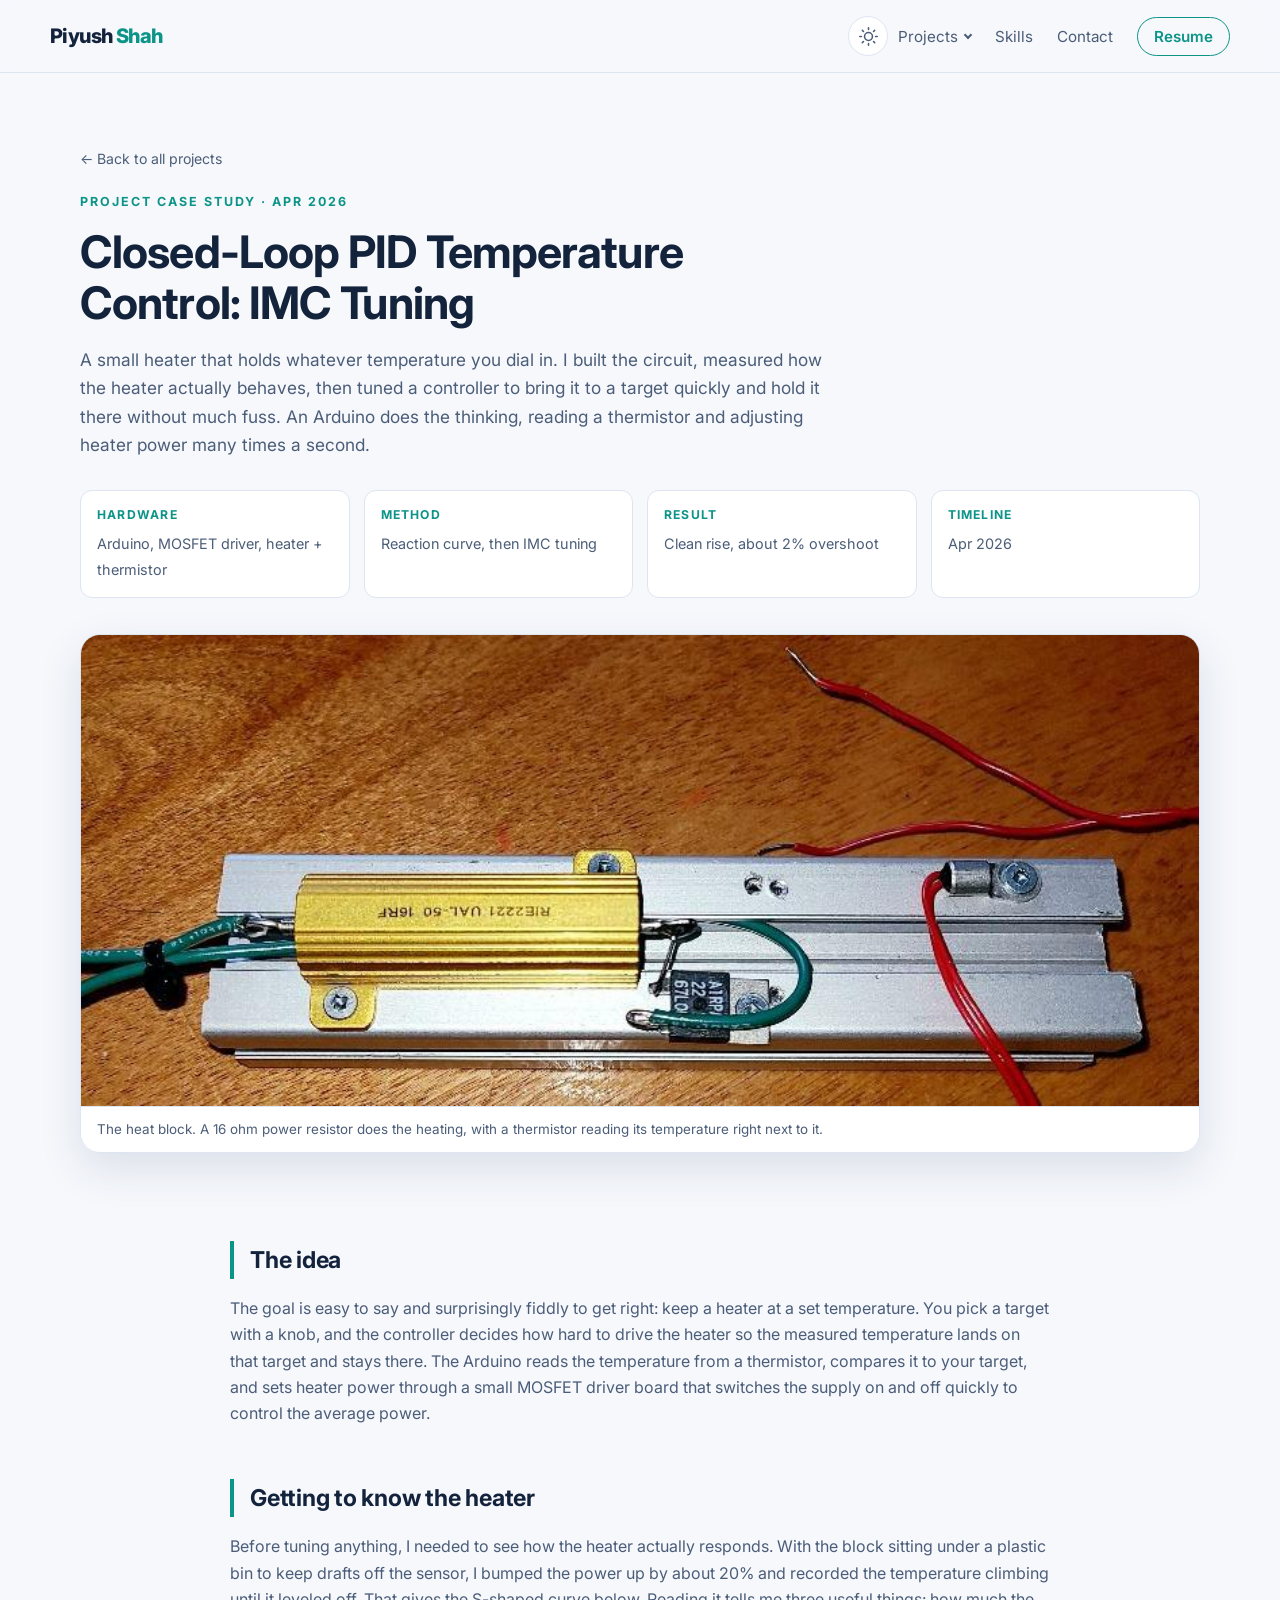
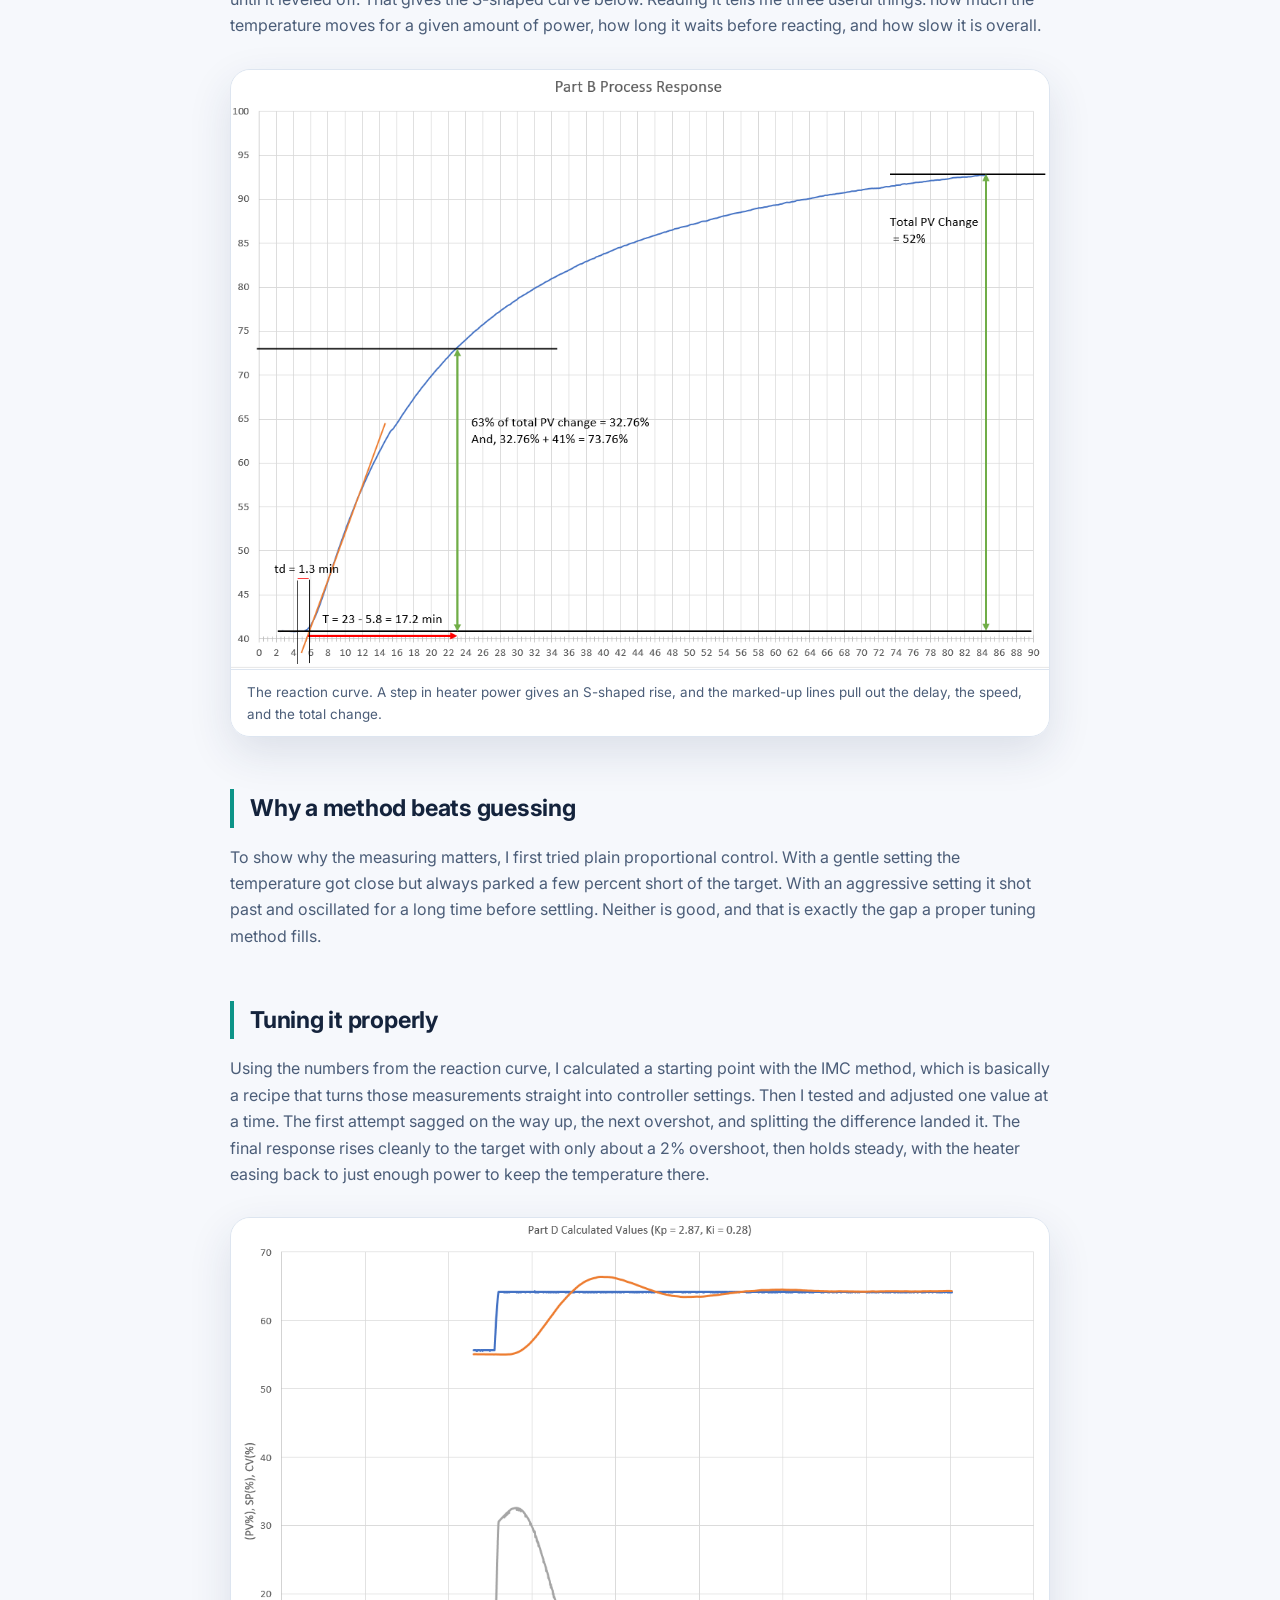
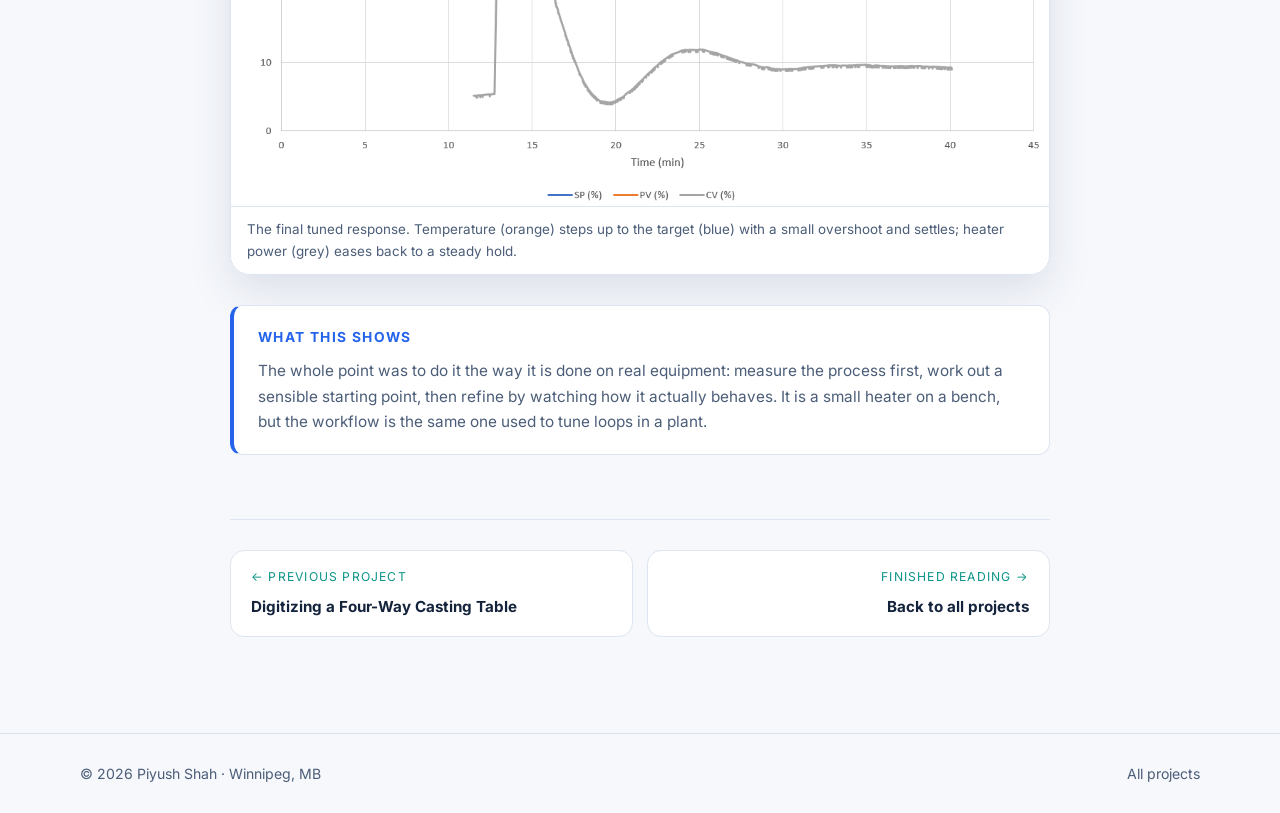
<file: projects/pid-temperature-imc.html>
<!DOCTYPE html>
<html lang="en">
<head>
  <meta charset="UTF-8" />
  <meta name="viewport" content="width=device-width, initial-scale=1.0" />
  <meta name="description" content="Case study: closed-loop PID temperature control with FOPDT model identification and IMC tuning methodology, by Piyush Shah." />
  <title>Closed-Loop PID Temperature Control | Piyush Shah</title>
  <link rel="icon" type="image/svg+xml" href="../assets/images/favicon.svg" />
  <link rel="canonical" href="https://piyushshah.ca/projects/pid-temperature-imc.html" />
  <script>
    (function () {
      try {
        if (localStorage.getItem('theme') !== 'dark') {
          document.documentElement.setAttribute('data-theme', 'light');
        }
      } catch (e) {}
    })();
  </script>
  <link rel="preconnect" href="https://fonts.googleapis.com" />
  <link rel="preconnect" href="https://fonts.gstatic.com" crossorigin />
  <link href="https://fonts.googleapis.com/css2?family=Inter:wght@400;500;600;700;800&display=swap" rel="stylesheet" />
  <link rel="stylesheet" href="../assets/css/style.css" />
</head>
<body>
  <header class="site-header" id="top">
    <nav class="navbar">
      <a href="../index.html" class="brand">Piyush<span> Shah</span></a>
      <div class="nav-right">
        <button class="theme-toggle" aria-label="Toggle light and dark theme" aria-pressed="true">
          <svg class="icon-moon" viewBox="0 0 24 24" fill="none" stroke="currentColor" stroke-width="2" stroke-linecap="round" stroke-linejoin="round"><path d="M21 12.79A9 9 0 1 1 11.21 3 7 7 0 0 0 21 12.79z"/></svg>
          <svg class="icon-sun" viewBox="0 0 24 24" fill="none" stroke="currentColor" stroke-width="2" stroke-linecap="round" stroke-linejoin="round"><circle cx="12" cy="12" r="5"/><path d="M12 1v2M12 21v2M4.22 4.22l1.42 1.42M18.36 18.36l1.42 1.42M1 12h2M21 12h2M4.22 19.78l1.42-1.42M18.36 5.64l1.42-1.42"/></svg>
        </button>
        <button class="menu-toggle" id="menuToggle" aria-label="Toggle navigation menu">
          <span></span><span></span><span></span>
        </button>
        <ul class="nav-links" id="navLinks">
          <li class="nav-dropdown">
            <button class="nav-dropbtn" aria-haspopup="true" aria-expanded="false">Projects <span class="caret" aria-hidden="true"></span></button>
            <ul class="dropdown-menu">
              <li><a href="cascaded-pide-level-control.html">Cascaded PIDE Level Control</a></li>
              <li><a href="industrial-robotics.html">Industrial Robot Programming</a></li>
              <li><a href="four-way-table-automation.html">Four-Way Casting Table (Capstone)</a></li>
              <li><a href="pid-temperature-imc.html">Closed-Loop PID Temperature Control</a></li>
              <li class="dropdown-divider" aria-hidden="true"></li>
              <li><a class="dd-all" href="../index.html#projects">All projects</a></li>
            </ul>
          </li>
          <li><a href="../index.html#skills">Skills</a></li>
          <li><a href="../index.html#contact">Contact</a></li>
          <li><a class="nav-resume" href="../resume/Piyush_Shah_Resume.pdf" download>Resume</a></li>
        </ul>
      </div>
    </nav>
  </header>

  <main>
    <section class="project-hero">
      <div class="container">
        <a class="breadcrumb" href="../index.html#projects">← Back to all projects</a>
        <p class="eyebrow">Project Case Study · Apr 2026</p>
        <h1>Closed-Loop PID Temperature Control: IMC Tuning</h1>
        <p class="lede">
          A small heater that holds whatever temperature you dial in. I built the circuit, measured how the
          heater actually behaves, then tuned a controller to bring it to a target quickly and hold it there
          without much fuss. An Arduino does the thinking, reading a thermistor and adjusting heater power
          many times a second.
        </p>
        <div class="project-facts">
          <div><strong>Hardware</strong><span>Arduino, MOSFET driver, heater + thermistor</span></div>
          <div><strong>Method</strong><span>Reaction curve, then IMC tuning</span></div>
          <div><strong>Result</strong><span>Clean rise, about 2% overshoot</span></div>
          <div><strong>Timeline</strong><span>Apr 2026</span></div>
        </div>
        <figure class="project-figure">
          <img src="../assets/images/projects/pid-hardware.jpg" alt="The heat block: a power resistor acting as the heater with a thermistor mounted next to it on an aluminum rail" />
          <figcaption>The heat block. A 16 ohm power resistor does the heating, with a thermistor reading its temperature right next to it.</figcaption>
        </figure>
      </div>
    </section>

    <section class="section-pad" style="padding-top: 48px;">
      <div class="container project-content">
        <h2>The idea</h2>
        <p>
          The goal is easy to say and surprisingly fiddly to get right: keep a heater at a set temperature.
          You pick a target with a knob, and the controller decides how hard to drive the heater so the
          measured temperature lands on that target and stays there. The Arduino reads the temperature from a
          thermistor, compares it to your target, and sets heater power through a small MOSFET driver board
          that switches the supply on and off quickly to control the average power.
        </p>

        <h2>Getting to know the heater</h2>
        <p>
          Before tuning anything, I needed to see how the heater actually responds. With the block sitting
          under a plastic bin to keep drafts off the sensor, I bumped the power up by about 20% and recorded
          the temperature climbing until it leveled off. That gives the S-shaped curve below. Reading it tells
          me three useful things: how much the temperature moves for a given amount of power, how long it
          waits before reacting, and how slow it is overall.
        </p>
        <figure class="project-figure">
          <img src="../assets/images/projects/pid-reaction-curve.png" alt="Reaction curve showing temperature rising in an S-shape after a step in heater power, annotated with dead time, time constant, and total change measurements" />
          <figcaption>The reaction curve. A step in heater power gives an S-shaped rise, and the marked-up lines pull out the delay, the speed, and the total change.</figcaption>
        </figure>

        <h2>Why a method beats guessing</h2>
        <p>
          To show why the measuring matters, I first tried plain proportional control. With a gentle setting
          the temperature got close but always parked a few percent short of the target. With an aggressive
          setting it shot past and oscillated for a long time before settling. Neither is good, and that is
          exactly the gap a proper tuning method fills.
        </p>

        <h2>Tuning it properly</h2>
        <p>
          Using the numbers from the reaction curve, I calculated a starting point with the IMC method, which
          is basically a recipe that turns those measurements straight into controller settings. Then I tested
          and adjusted one value at a time. The first attempt sagged on the way up, the next overshot, and
          splitting the difference landed it. The final response rises cleanly to the target with only about a
          2% overshoot, then holds steady, with the heater easing back to just enough power to keep the
          temperature there.
        </p>
        <figure class="project-figure">
          <img src="../assets/images/projects/pid-final-response.png" alt="Final tuned response chart showing the measured temperature stepping up to the setpoint with a small overshoot and settling, while the control output eases back to a steady value" />
          <figcaption>The final tuned response. Temperature (orange) steps up to the target (blue) with a small overshoot and settles; heater power (grey) eases back to a steady hold.</figcaption>
        </figure>

        <div class="skill-callout">
          <h3>What this shows</h3>
          <p>
            The whole point was to do it the way it is done on real equipment: measure the process first, work
            out a sensible starting point, then refine by watching how it actually behaves. It is a small
            heater on a bench, but the workflow is the same one used to tune loops in a plant.
          </p>
        </div>

        <nav class="project-pager" aria-label="Project navigation">
          <a href="four-way-table-automation.html">
            <span class="pager-label">← Previous project</span>
            <span class="pager-title">Digitizing a Four-Way Casting Table</span>
          </a>
          <a class="next" href="../index.html#projects">
            <span class="pager-label">Finished reading →</span>
            <span class="pager-title">Back to all projects</span>
          </a>
        </nav>
      </div>
    </section>
  </main>

  <footer class="footer">
    <div class="container footer-inner">
      <p>© <span id="year"></span> Piyush Shah · Winnipeg, MB</p>
      <a href="../index.html#projects">All projects</a>
    </div>
  </footer>

  <script src="../assets/js/main.js"></script>
  <!-- Cloudflare Web Analytics -->
  <script type="module" src="https://static.cloudflareinsights.com/beacon.min.js" data-cf-beacon='{"token": "5f0529d9e90541c28ad99ce9ac14d9a7"}'></script>
  <!-- End Cloudflare Web Analytics -->
</body>
</html>
</file>
<file: assets/css/style.css>
/* ============================================================
   Piyush Shah - Portfolio
   Dual-theme (dark default / light) design system
   ============================================================ */

:root {
  --bg: #0a1120;
  --bg-soft: #0d1626;
  --card: #111d33;
  --card-2: #0f1a2e;
  --text: #e8eefb;
  --muted: #9fb2cc;
  --accent: #2dd4bf;
  --accent-2: #60a5fa;
  --accent-soft: rgba(45, 212, 191, 0.12);
  --line: rgba(148, 163, 184, 0.16);
  --shadow: 0 18px 50px rgba(2, 8, 20, 0.45);
  --shadow-sm: 0 6px 22px rgba(2, 8, 20, 0.35);
  --header-bg: rgba(10, 17, 32, 0.85);
  --on-accent: #06241f;
}

html[data-theme="light"] {
  --bg: #f6f8fc;
  --bg-soft: #edf1f8;
  --card: #ffffff;
  --card-2: #fbfcfe;
  --text: #14233c;
  --muted: #4b5d78;
  --accent: #0d9488;
  --accent-2: #2563eb;
  --accent-soft: rgba(13, 148, 136, 0.10);
  --line: #dde5f0;
  --shadow: 0 16px 44px rgba(30, 50, 90, 0.12);
  --shadow-sm: 0 5px 18px rgba(30, 50, 90, 0.10);
  --header-bg: rgba(246, 248, 252, 0.88);
  --on-accent: #ffffff;
}

* { box-sizing: border-box; }
html { scroll-behavior: smooth; }

body {
  margin: 0;
  font-family: 'Inter', system-ui, -apple-system, BlinkMacSystemFont, 'Segoe UI', sans-serif;
  background: var(--bg);
  color: var(--text);
  line-height: 1.65;
  transition: background 0.3s ease, color 0.3s ease;
}

a { color: inherit; text-decoration: none; }
ul { margin: 0; padding: 0; list-style: none; }
p { color: var(--muted); margin: 0 0 1rem; }
img { max-width: 100%; display: block; }

.container { width: min(1120px, calc(100% - 40px)); margin: 0 auto; }
.section-pad { padding: 96px 0; }
.alt-bg { background: var(--bg-soft); transition: background 0.3s ease; }

/* ---------- Header / nav ---------- */
.site-header {
  position: sticky;
  top: 0;
  z-index: 100;
  background: var(--header-bg);
  backdrop-filter: blur(18px);
  -webkit-backdrop-filter: blur(18px);
  border-bottom: 1px solid var(--line);
  transition: background 0.3s ease;
}

.navbar {
  width: min(1180px, calc(100% - 36px));
  height: 72px;
  margin: 0 auto;
  display: flex;
  align-items: center;
  justify-content: space-between;
  gap: 16px;
}

.brand { font-weight: 800; letter-spacing: -0.03em; font-size: 1.25rem; white-space: nowrap; }
.brand span { color: var(--accent); }

.nav-right { display: flex; align-items: center; gap: 10px; }

.nav-links { display: flex; align-items: center; gap: 24px; }
.nav-links a { font-size: 0.95rem; color: var(--muted); transition: color 0.2s ease; }
.nav-links a:hover { color: var(--text); }

.nav-resume {
  padding: 9px 16px;
  border: 1px solid var(--accent);
  border-radius: 999px;
  color: var(--accent) !important;
  font-weight: 600;
}
.nav-resume:hover { background: var(--accent-soft); }

/* ---------- Nav dropdown (Projects) ---------- */
.nav-dropdown { position: relative; }
.nav-dropbtn {
  display: inline-flex;
  align-items: center;
  gap: 7px;
  font-family: inherit;
  font-size: 0.95rem;
  color: var(--muted);
  background: none;
  border: 0;
  padding: 0;
  cursor: pointer;
  transition: color 0.2s ease;
}
.nav-dropbtn:hover,
.nav-dropdown:hover .nav-dropbtn,
.nav-dropdown:focus-within .nav-dropbtn { color: var(--text); }
.nav-dropbtn .caret {
  width: 6px;
  height: 6px;
  border-right: 2px solid currentColor;
  border-bottom: 2px solid currentColor;
  transform: rotate(45deg);
  margin-top: -3px;
  transition: transform 0.2s ease, margin-top 0.2s ease;
}
.nav-dropdown:hover .nav-dropbtn .caret,
.nav-dropdown.open .nav-dropbtn .caret { transform: rotate(-135deg); margin-top: 1px; }
.nav-dropdown::after { content: ""; position: absolute; top: 100%; left: 0; right: 0; height: 16px; }
.dropdown-menu {
  position: absolute;
  top: 100%;
  left: 0;
  margin-top: 15px;
  min-width: 280px;
  background: var(--card);
  border: 1px solid var(--line);
  border-radius: 14px;
  box-shadow: var(--shadow);
  padding: 8px;
  display: flex;
  flex-direction: column;
  gap: 2px;
  opacity: 0;
  visibility: hidden;
  pointer-events: none;
  transform: translateY(6px);
  transition: opacity 0.18s ease, transform 0.18s ease, visibility 0.18s;
  z-index: 200;
}
.nav-dropdown:hover .dropdown-menu,
.nav-dropdown:focus-within .dropdown-menu,
.nav-dropdown.open .dropdown-menu {
  opacity: 1;
  visibility: visible;
  pointer-events: auto;
  transform: translateY(0);
}
.dropdown-menu a {
  display: block;
  padding: 9px 12px;
  border-radius: 9px;
  font-size: 0.9rem;
  color: var(--muted);
  white-space: nowrap;
  transition: background 0.15s ease, color 0.15s ease;
}
.dropdown-menu a:hover { background: var(--accent-soft); color: var(--text); }
.dropdown-divider { height: 1px; background: var(--line); margin: 6px 6px; }
.dropdown-menu .dd-all { color: var(--accent); font-weight: 600; }

/* Theme toggle */
.theme-toggle {
  display: inline-flex;
  align-items: center;
  justify-content: center;
  width: 40px;
  height: 40px;
  border-radius: 999px;
  border: 1px solid var(--line);
  background: var(--card);
  color: var(--muted);
  cursor: pointer;
  transition: color 0.2s ease, border-color 0.2s ease, transform 0.2s ease;
}
.theme-toggle:hover { color: var(--accent); border-color: var(--accent); transform: rotate(12deg); }
.theme-toggle svg { width: 19px; height: 19px; }
.theme-toggle .icon-sun { display: none; }
.theme-toggle .icon-moon { display: block; }
html[data-theme="light"] .theme-toggle .icon-sun { display: block; }
html[data-theme="light"] .theme-toggle .icon-moon { display: none; }

/* Mobile menu button */
.menu-toggle {
  display: none;
  flex-direction: column;
  justify-content: center;
  gap: 5px;
  width: 42px;
  height: 42px;
  background: transparent;
  border: 1px solid var(--line);
  border-radius: 10px;
  cursor: pointer;
  padding: 0 9px;
}
.menu-toggle span { height: 2px; background: var(--text); border-radius: 2px; transition: 0.25s; }

/* ---------- Hero ---------- */
.hero { position: relative; overflow: hidden; padding-top: 80px; }
.hero-bg {
  position: absolute;
  inset: 0;
  background:
    radial-gradient(640px 320px at 12% 0%, var(--accent-soft), transparent 60%),
    radial-gradient(560px 300px at 92% 18%, rgba(96, 165, 250, 0.10), transparent 60%);
  pointer-events: none;
}

.hero-grid {
  position: relative;
  display: grid;
  grid-template-columns: 1.6fr 1fr;
  gap: 48px;
  align-items: center;
}

.eyebrow {
  color: var(--accent);
  font-weight: 700;
  letter-spacing: 0.16em;
  text-transform: uppercase;
  font-size: 0.78rem;
  margin-bottom: 14px;
}

.hero h1 { font-size: clamp(2.3rem, 5vw, 3.4rem); line-height: 1.08; margin: 0 0 10px; letter-spacing: -0.02em; }
.hero h1 span { color: var(--accent); }
.hero h2 { font-size: clamp(1.05rem, 2vw, 1.3rem); font-weight: 600; color: var(--accent-2); margin: 0 0 18px; min-height: 1.6em; }
.hero-text { max-width: 56ch; font-size: 1.04rem; }

.hero-actions { display: flex; flex-wrap: wrap; gap: 14px; margin: 26px 0 22px; }

.btn {
  display: inline-flex;
  align-items: center;
  gap: 8px;
  padding: 13px 24px;
  border-radius: 12px;
  font-weight: 700;
  font-size: 0.96rem;
  transition: transform 0.2s ease, box-shadow 0.2s ease, background 0.2s ease, border-color 0.2s ease;
}
.btn.primary { background: var(--accent); color: var(--on-accent); box-shadow: var(--shadow-sm); }
.btn.primary:hover { transform: translateY(-2px); box-shadow: var(--shadow); }
.btn.secondary { border: 1px solid var(--line); color: var(--text); background: var(--card); }
.btn.secondary:hover { border-color: var(--accent); color: var(--accent); transform: translateY(-2px); }

.social-row { display: flex; gap: 18px; }
.social-row a { color: var(--muted); font-weight: 600; font-size: 0.92rem; border-bottom: 1px solid transparent; }
.social-row a:hover { color: var(--accent); border-color: var(--accent); }

.hero-card { display: flex; justify-content: center; }
.profile-card {
  background: var(--card);
  border: 1px solid var(--line);
  border-radius: 22px;
  padding: 28px 26px;
  text-align: center;
  width: min(320px, 100%);
  box-shadow: var(--shadow);
}
.profile-photo {
  width: 168px;
  height: 168px;
  border-radius: 50%;
  object-fit: cover;
  object-position: center 25%;
  margin: 0 auto 16px;
  border: 3px solid var(--accent);
}
.profile-card h3 { margin: 0 0 4px; font-size: 1.2rem; }
.profile-card p { margin-bottom: 14px; font-size: 0.92rem; }
.mini-tags { display: flex; flex-wrap: wrap; gap: 8px; justify-content: center; }
.mini-tags span {
  background: var(--accent-soft);
  color: var(--accent);
  border: 1px solid var(--accent);
  padding: 4px 11px;
  border-radius: 999px;
  font-size: 0.75rem;
  font-weight: 600;
}

/* Hero stats strip */
.hero-stats {
  position: relative;
  display: flex;
  flex-wrap: wrap;
  gap: 14px;
  margin-top: 54px;
  padding-top: 26px;
  border-top: 1px solid var(--line);
}
.hero-stats div {
  flex: 1 1 180px;
  background: var(--card);
  border: 1px solid var(--line);
  border-radius: 14px;
  padding: 14px 18px;
}
.hero-stats strong { display: block; color: var(--accent); font-size: 1.05rem; letter-spacing: -0.01em; }
.hero-stats span { color: var(--muted); font-size: 0.84rem; }

/* ---------- Section headings ---------- */
.section-heading h2 { font-size: clamp(1.6rem, 3vw, 2.15rem); line-height: 1.2; margin: 0 0 12px; letter-spacing: -0.02em; }
.section-heading.centered { text-align: center; max-width: 640px; margin: 0 auto 54px; }

.two-col { display: grid; grid-template-columns: 1fr 1.4fr; gap: 56px; align-items: start; }

.quick-facts { display: grid; grid-template-columns: repeat(3, 1fr); gap: 14px; margin-top: 26px; }
.quick-facts div { background: var(--card); border: 1px solid var(--line); border-radius: 12px; padding: 14px; }
.quick-facts strong { display: block; font-size: 0.8rem; color: var(--accent); text-transform: uppercase; letter-spacing: 0.08em; margin-bottom: 4px; }
.quick-facts span { font-size: 0.9rem; color: var(--muted); }

/* ---------- Timeline ---------- */
.timeline { position: relative; max-width: 780px; margin: 0 auto; padding-left: 32px; }
.timeline::before { content: ""; position: absolute; left: 8px; top: 6px; bottom: 6px; width: 2px; background: var(--line); }
.timeline-item { position: relative; margin-bottom: 36px; }
.timeline-item:last-child { margin-bottom: 0; }
.timeline-dot {
  position: absolute;
  left: -31px;
  top: 8px;
  width: 14px;
  height: 14px;
  border-radius: 50%;
  background: var(--accent);
  border: 3px solid var(--bg);
  box-shadow: 0 0 0 2px var(--accent);
}
.timeline-content {
  background: var(--card);
  border: 1px solid var(--line);
  border-radius: 16px;
  padding: 24px 26px;
  box-shadow: var(--shadow-sm);
}
.item-header { display: flex; flex-wrap: wrap; justify-content: space-between; align-items: baseline; gap: 8px; }
.item-header h3 { margin: 0; font-size: 1.12rem; }
.item-header span { color: var(--accent); font-size: 0.84rem; font-weight: 700; }
.company { font-size: 0.92rem; margin: 6px 0 12px; color: var(--accent-2); font-weight: 600; }
.timeline-content ul { list-style: none; }
.timeline-content li { position: relative; padding-left: 20px; color: var(--muted); font-size: 0.95rem; margin-bottom: 8px; }
.timeline-content li::before { content: "▸"; position: absolute; left: 0; color: var(--accent); }

/* ---------- Projects ---------- */
.project-grid {
  display: grid;
  grid-template-columns: repeat(auto-fit, minmax(310px, 1fr));
  gap: 26px;
}
.project-card {
  display: flex;
  flex-direction: column;
  background: var(--card);
  border: 1px solid var(--line);
  border-radius: 18px;
  overflow: hidden;
  box-shadow: var(--shadow-sm);
  transition: transform 0.25s ease, box-shadow 0.25s ease, border-color 0.25s ease;
}
.project-card:hover { transform: translateY(-6px); box-shadow: var(--shadow); border-color: var(--accent); }
.project-banner {
  aspect-ratio: 16 / 9;
  overflow: hidden;
  background: var(--bg-soft);
  border-bottom: 1px solid var(--line);
  padding: 10px;
}
.project-banner img {
  width: 100%;
  height: 100%;
  object-fit: cover;
  border-radius: 10px;
  border: 1px solid var(--line);
  box-shadow: var(--shadow-sm);
  transition: transform 0.35s ease;
}
.project-card:hover .project-banner img { transform: scale(1.04); }
.project-body { display: flex; flex-direction: column; flex: 1; padding: 22px 24px 24px; }
.project-body h3 { margin: 0 0 8px; font-size: 1.1rem; line-height: 1.35; color: var(--text); min-height: 2.7em; }
.project-body > p:not(.project-meta) { font-size: 0.93rem; flex: 1; }
.project-meta { color: var(--accent-2); font-size: 0.76rem; font-weight: 700; letter-spacing: 0.05em; text-transform: uppercase; margin-bottom: 10px; white-space: nowrap; }
.project-tags { display: flex; flex-wrap: wrap; gap: 8px; margin-bottom: 16px; }
.project-tags li {
  background: var(--accent-soft);
  color: var(--accent);
  padding: 4px 11px;
  border-radius: 999px;
  font-size: 0.74rem;
  font-weight: 600;
}
.project-link { color: var(--accent); font-weight: 700; font-size: 0.92rem; margin-top: auto; }
.project-link::after { content: " →"; transition: margin-left 0.2s ease; }
.project-card:hover .project-link::after { margin-left: 5px; }

/* ---------- Skills ---------- */
.skills-grid { display: grid; grid-template-columns: repeat(auto-fit, minmax(250px, 1fr)); gap: 22px; }
.skill-group { background: var(--card); border: 1px solid var(--line); border-radius: 16px; padding: 24px; box-shadow: var(--shadow-sm); }
.skill-group h3 { margin: 0 0 16px; font-size: 1.02rem; color: var(--accent); }
.skill-list { display: flex; flex-wrap: wrap; gap: 9px; }
.skill-list span {
  background: var(--bg-soft);
  border: 1px solid var(--line);
  color: var(--muted);
  padding: 6px 13px;
  border-radius: 999px;
  font-size: 0.82rem;
  font-weight: 500;
}
html[data-theme="light"] .skill-list span { background: var(--bg); }

/* ---------- Education ---------- */
.education-list { display: grid; gap: 20px; }
.education-card { background: var(--card); border: 1px solid var(--line); border-radius: 16px; padding: 24px 26px; box-shadow: var(--shadow-sm); }
.education-card h3 { margin: 0 0 6px; font-size: 1.08rem; }
.education-card p:last-child { margin-bottom: 0; font-size: 0.94rem; }

/* ---------- Contact ---------- */
.contact-section { padding-bottom: 110px; }
.contact-card {
  text-align: center;
  background: var(--card);
  border: 1px solid var(--line);
  border-radius: 24px;
  padding: 64px 32px;
  box-shadow: var(--shadow);
  position: relative;
  overflow: hidden;
}
.contact-card::before {
  content: "";
  position: absolute;
  inset: 0;
  background: radial-gradient(480px 200px at 50% 0%, var(--accent-soft), transparent 70%);
  pointer-events: none;
}
.contact-card h2 { font-size: clamp(1.7rem, 3.4vw, 2.3rem); margin: 0 0 14px; }
.contact-card p { max-width: 54ch; margin: 0 auto 28px; }
.contact-actions { display: flex; flex-wrap: wrap; gap: 14px; justify-content: center; position: relative; }

/* ---------- Footer ---------- */
.footer { border-top: 1px solid var(--line); padding: 28px 0; }
.footer-inner { display: flex; flex-wrap: wrap; justify-content: space-between; align-items: center; gap: 12px; }
.footer-inner p { margin: 0; font-size: 0.88rem; }
.footer-inner a { color: var(--muted); font-size: 0.88rem; }
.footer-inner a:hover { color: var(--accent); }

/* ---------- Project detail pages ---------- */
.project-hero { padding: 72px 0 40px; position: relative; }
.breadcrumb { font-size: 0.88rem; color: var(--muted); margin-bottom: 22px; display: inline-block; }
.breadcrumb:hover { color: var(--accent); }
.project-hero h1 { font-size: clamp(1.9rem, 4vw, 2.8rem); line-height: 1.15; margin: 0 0 16px; letter-spacing: -0.02em; max-width: 24ch; }
.project-hero .lede { font-size: 1.08rem; max-width: 68ch; }

.project-facts {
  display: grid;
  grid-template-columns: repeat(auto-fit, minmax(180px, 1fr));
  gap: 14px;
  margin: 30px 0 0;
}
.project-facts div { background: var(--card); border: 1px solid var(--line); border-radius: 12px; padding: 14px 16px; }
.project-facts strong { display: block; font-size: 0.76rem; color: var(--accent); text-transform: uppercase; letter-spacing: 0.1em; margin-bottom: 5px; }
.project-facts span { font-size: 0.9rem; color: var(--muted); }

.project-figure {
  border-radius: 20px;
  overflow: hidden;
  border: 1px solid var(--line);
  box-shadow: var(--shadow);
  margin: 36px 0 0;
}
.project-figure img { width: 100%; display: block; }
.project-figure figcaption { padding: 11px 16px; font-size: 0.84rem; color: var(--muted); background: var(--card); border-top: 1px solid var(--line); }
.project-content .project-figure { margin: 30px 0; }

.project-content { max-width: 820px; margin: 0 auto; }
.project-content h2 {
  font-size: 1.45rem;
  margin: 52px 0 16px;
  letter-spacing: -0.01em;
  padding-left: 16px;
  border-left: 4px solid var(--accent);
}
.project-content h2:first-of-type { margin-top: 0; }
.project-content p { font-size: 1.0rem; }
.project-content ul { list-style: none; margin: 0 0 1rem; }
.project-content li { position: relative; padding-left: 22px; color: var(--muted); margin-bottom: 10px; font-size: 0.98rem; }
.project-content li::before { content: "▸"; position: absolute; left: 0; color: var(--accent); }
.project-content strong { color: var(--text); }

.skill-callout {
  background: var(--card);
  border: 1px solid var(--line);
  border-left: 4px solid var(--accent-2);
  border-radius: 12px;
  padding: 20px 24px;
  margin: 28px 0;
}
.skill-callout h3 { margin: 0 0 10px; font-size: 0.86rem; text-transform: uppercase; letter-spacing: 0.1em; color: var(--accent-2); }
.skill-callout p { margin: 0; font-size: 0.96rem; }

.project-pager {
  display: flex;
  flex-wrap: wrap;
  justify-content: space-between;
  gap: 14px;
  margin-top: 64px;
  padding-top: 30px;
  border-top: 1px solid var(--line);
}
.project-pager a {
  flex: 1 1 240px;
  background: var(--card);
  border: 1px solid var(--line);
  border-radius: 14px;
  padding: 16px 20px;
  transition: border-color 0.2s ease, transform 0.2s ease;
}
.project-pager a:hover { border-color: var(--accent); transform: translateY(-3px); }
.project-pager .pager-label { display: block; font-size: 0.76rem; text-transform: uppercase; letter-spacing: 0.1em; color: var(--accent); margin-bottom: 6px; }
.project-pager .pager-title { font-weight: 700; font-size: 0.95rem; color: var(--text); }
.project-pager a.next { text-align: right; }

/* ---------- Reveal animation ---------- */
.reveal { opacity: 0; transform: translateY(24px); transition: opacity 0.6s ease, transform 0.6s ease; }
.reveal.visible { opacity: 1; transform: none; }

@media (prefers-reduced-motion: reduce) {
  html { scroll-behavior: auto; }
  .reveal { opacity: 1; transform: none; transition: none; }
  * { transition: none !important; }
}

/* ---------- Responsive ---------- */
@media (max-width: 920px) {
  .hero-grid { grid-template-columns: 1fr; gap: 36px; }
  .hero-card { order: -1; }
  .two-col { grid-template-columns: 1fr; gap: 28px; }
  .section-pad { padding: 72px 0; }
}

@media (max-width: 760px) {
  .menu-toggle { display: flex; }
  .nav-links {
    position: absolute;
    top: 72px;
    left: 0;
    right: 0;
    flex-direction: column;
    align-items: flex-start;
    gap: 0;
    background: var(--header-bg);
    backdrop-filter: blur(18px);
    -webkit-backdrop-filter: blur(18px);
    border-bottom: 1px solid var(--line);
    padding: 10px 24px 18px;
    display: none;
  }
  .nav-links.open { display: flex; }
  .nav-links li { width: 100%; }
  .nav-links a { display: block; padding: 12px 0; font-size: 1.02rem; }
  .nav-resume { display: inline-block; margin-top: 8px; }
  .nav-dropdown { width: 100%; }
  .nav-dropbtn { width: 100%; justify-content: space-between; padding: 12px 0; font-size: 1.02rem; }
  .nav-dropdown::after { display: none; }
  .dropdown-menu {
    position: static;
    margin-top: 0;
    min-width: 0;
    background: transparent;
    border: 0;
    border-radius: 0;
    box-shadow: none;
    padding: 0 0 8px 14px;
    transform: none;
    opacity: 1;
    visibility: visible;
    pointer-events: auto;
    display: none;
  }
  .nav-dropdown.open .dropdown-menu { display: flex; }
  .dropdown-menu a { padding: 10px 0; font-size: 0.98rem; white-space: normal; }
  .quick-facts { grid-template-columns: 1fr; }
  .timeline { padding-left: 26px; }
  .timeline-dot { left: -25px; }
}
</file>
